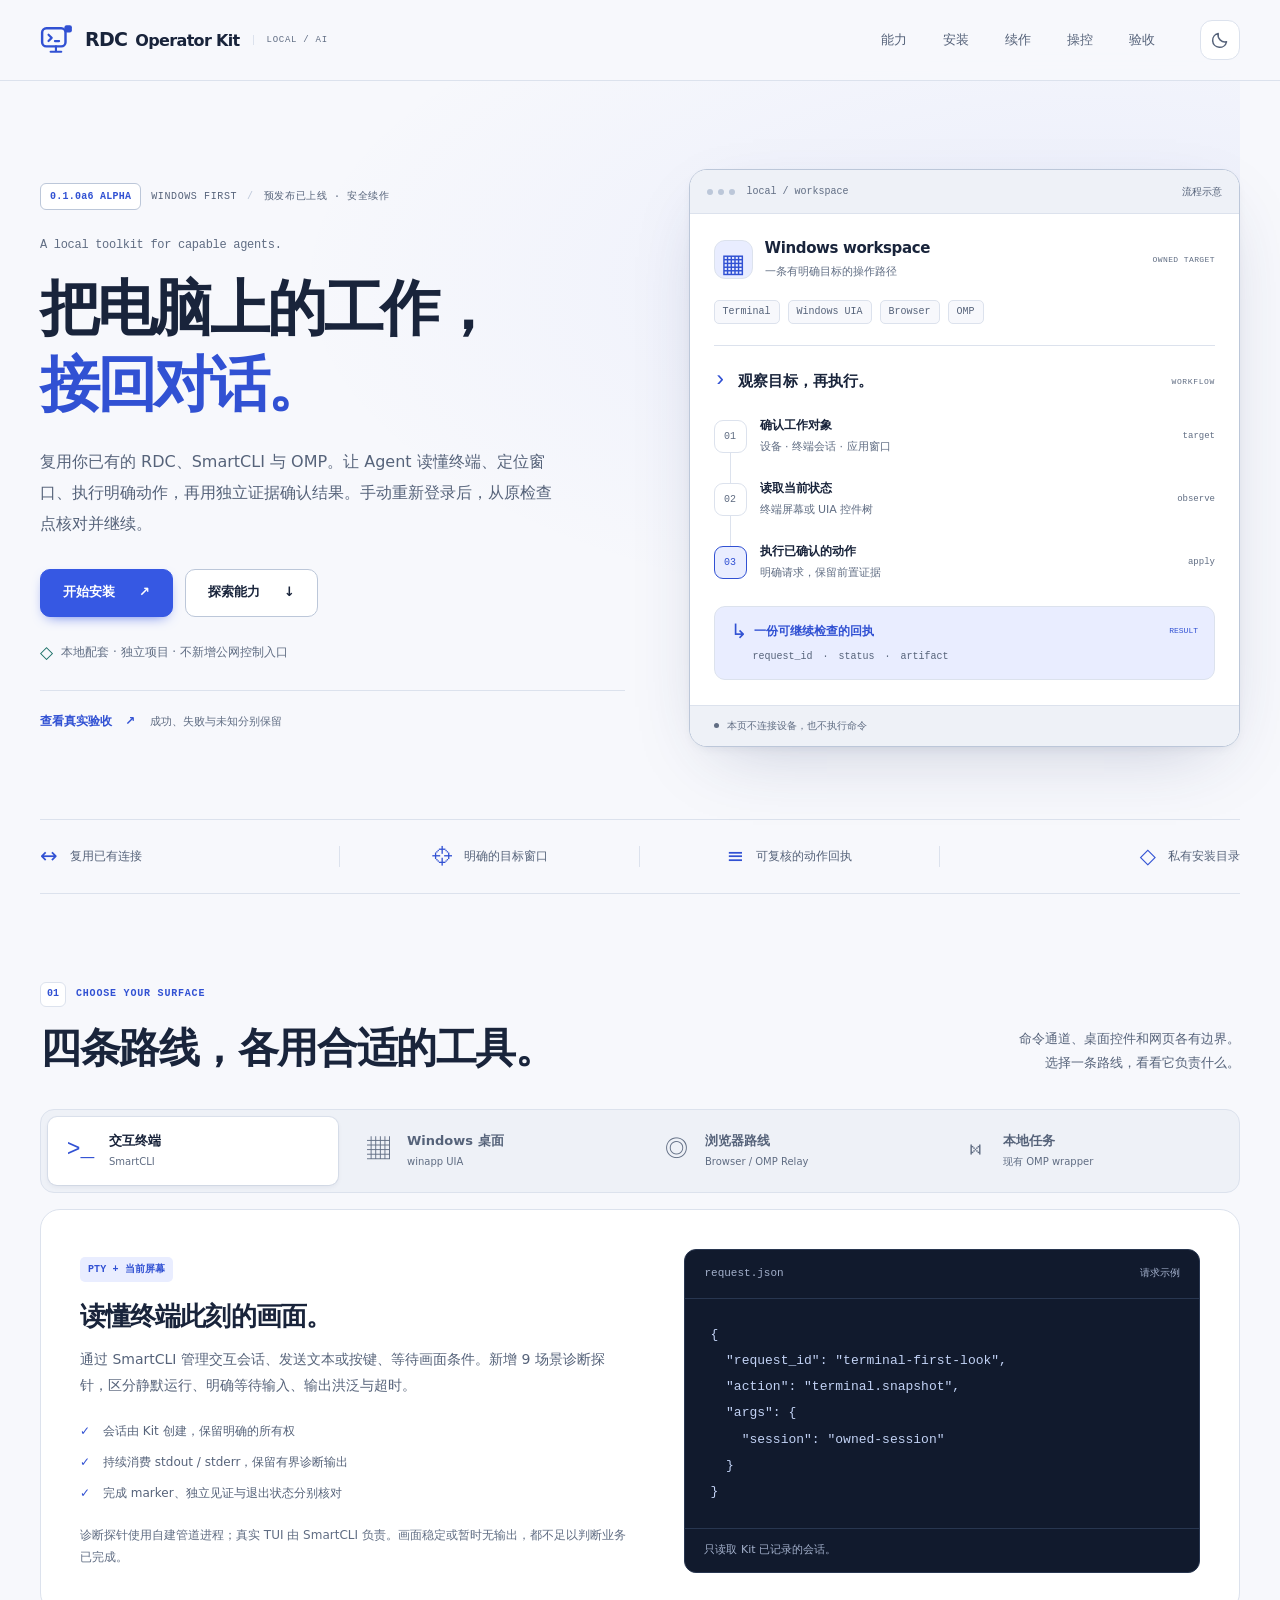
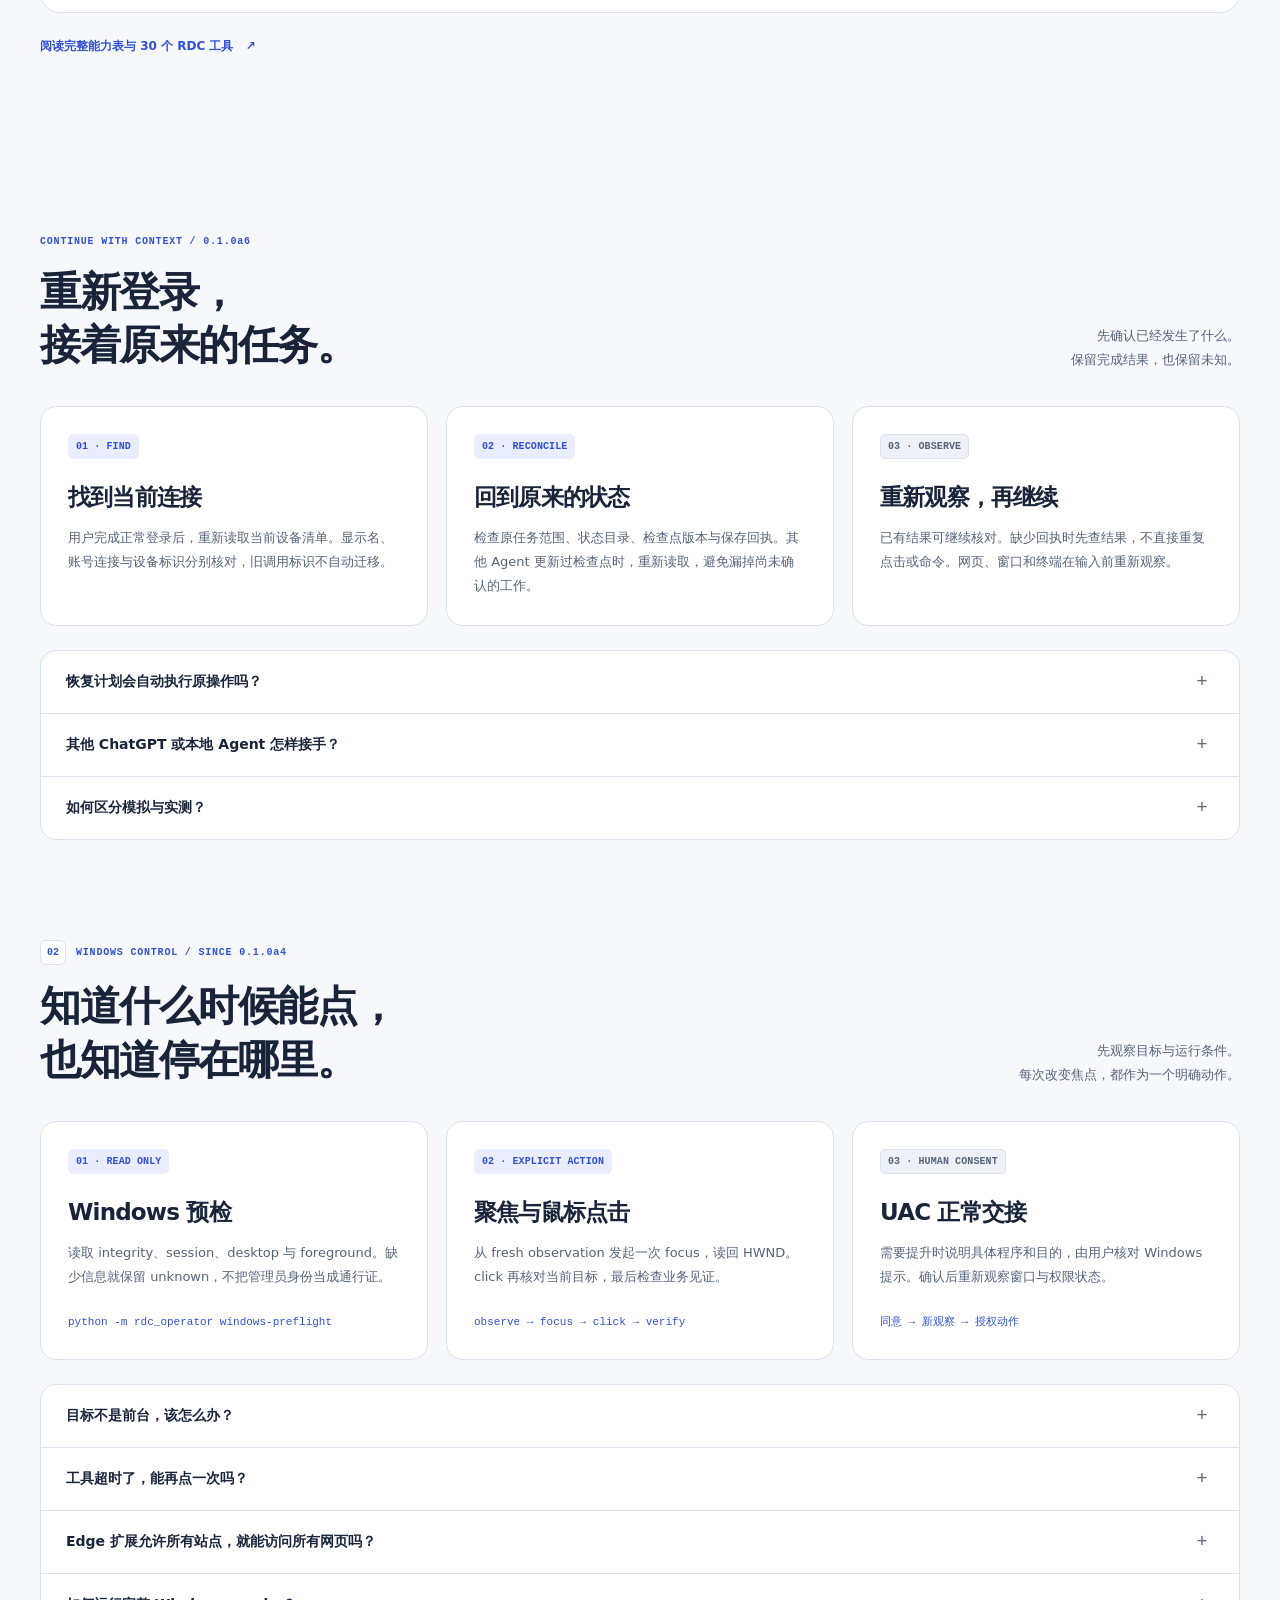
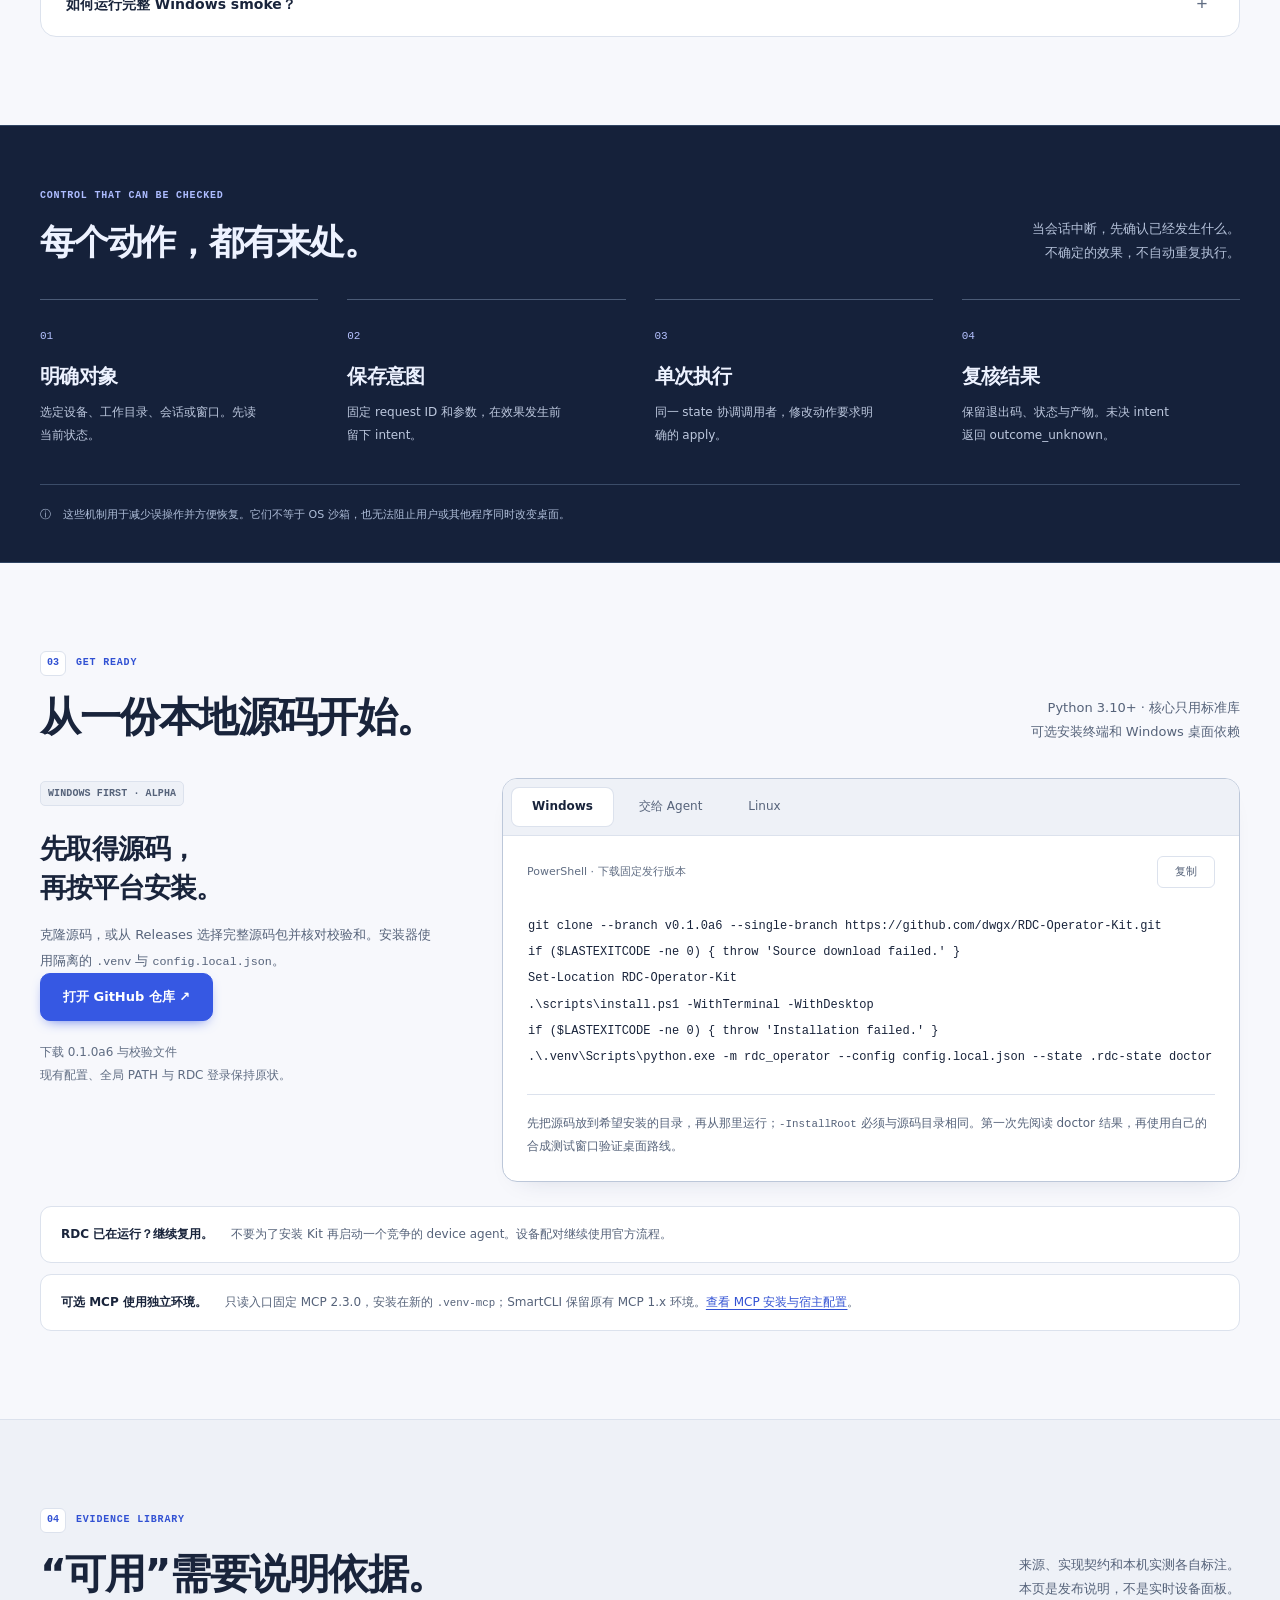
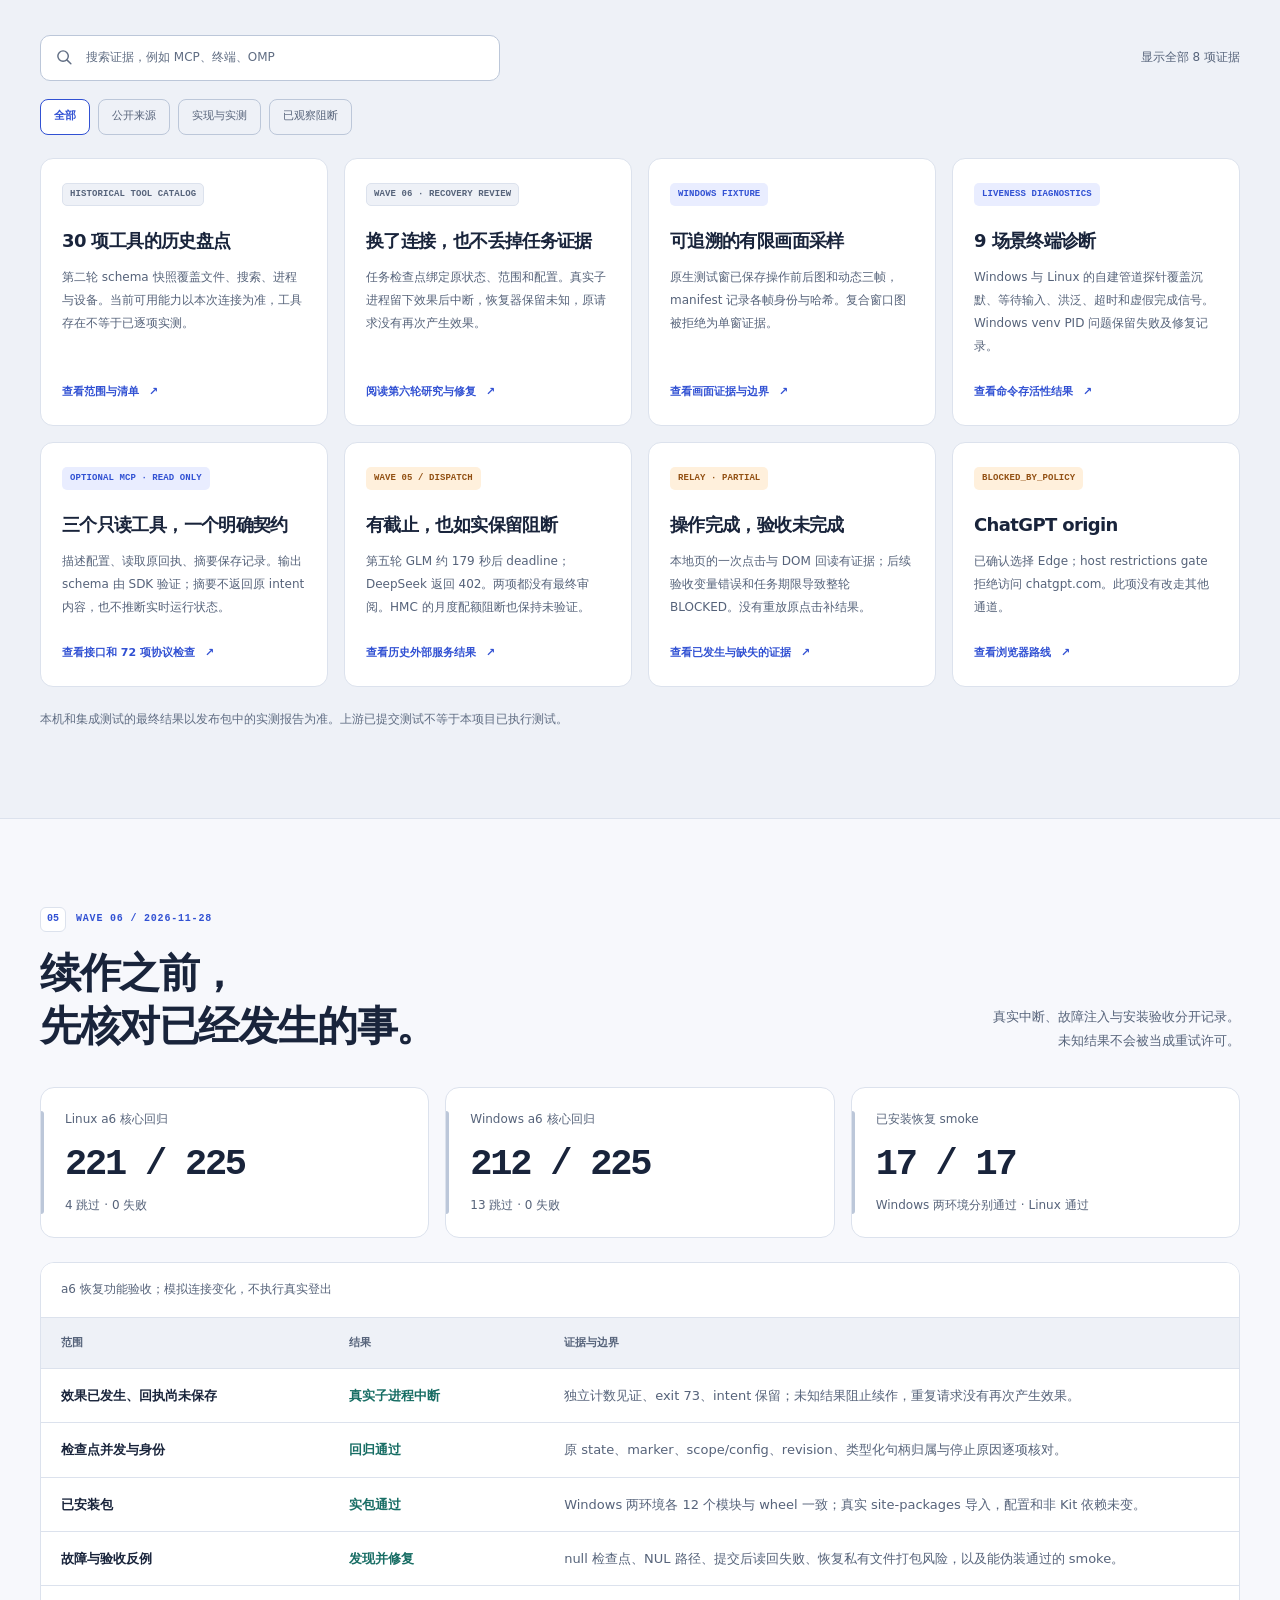
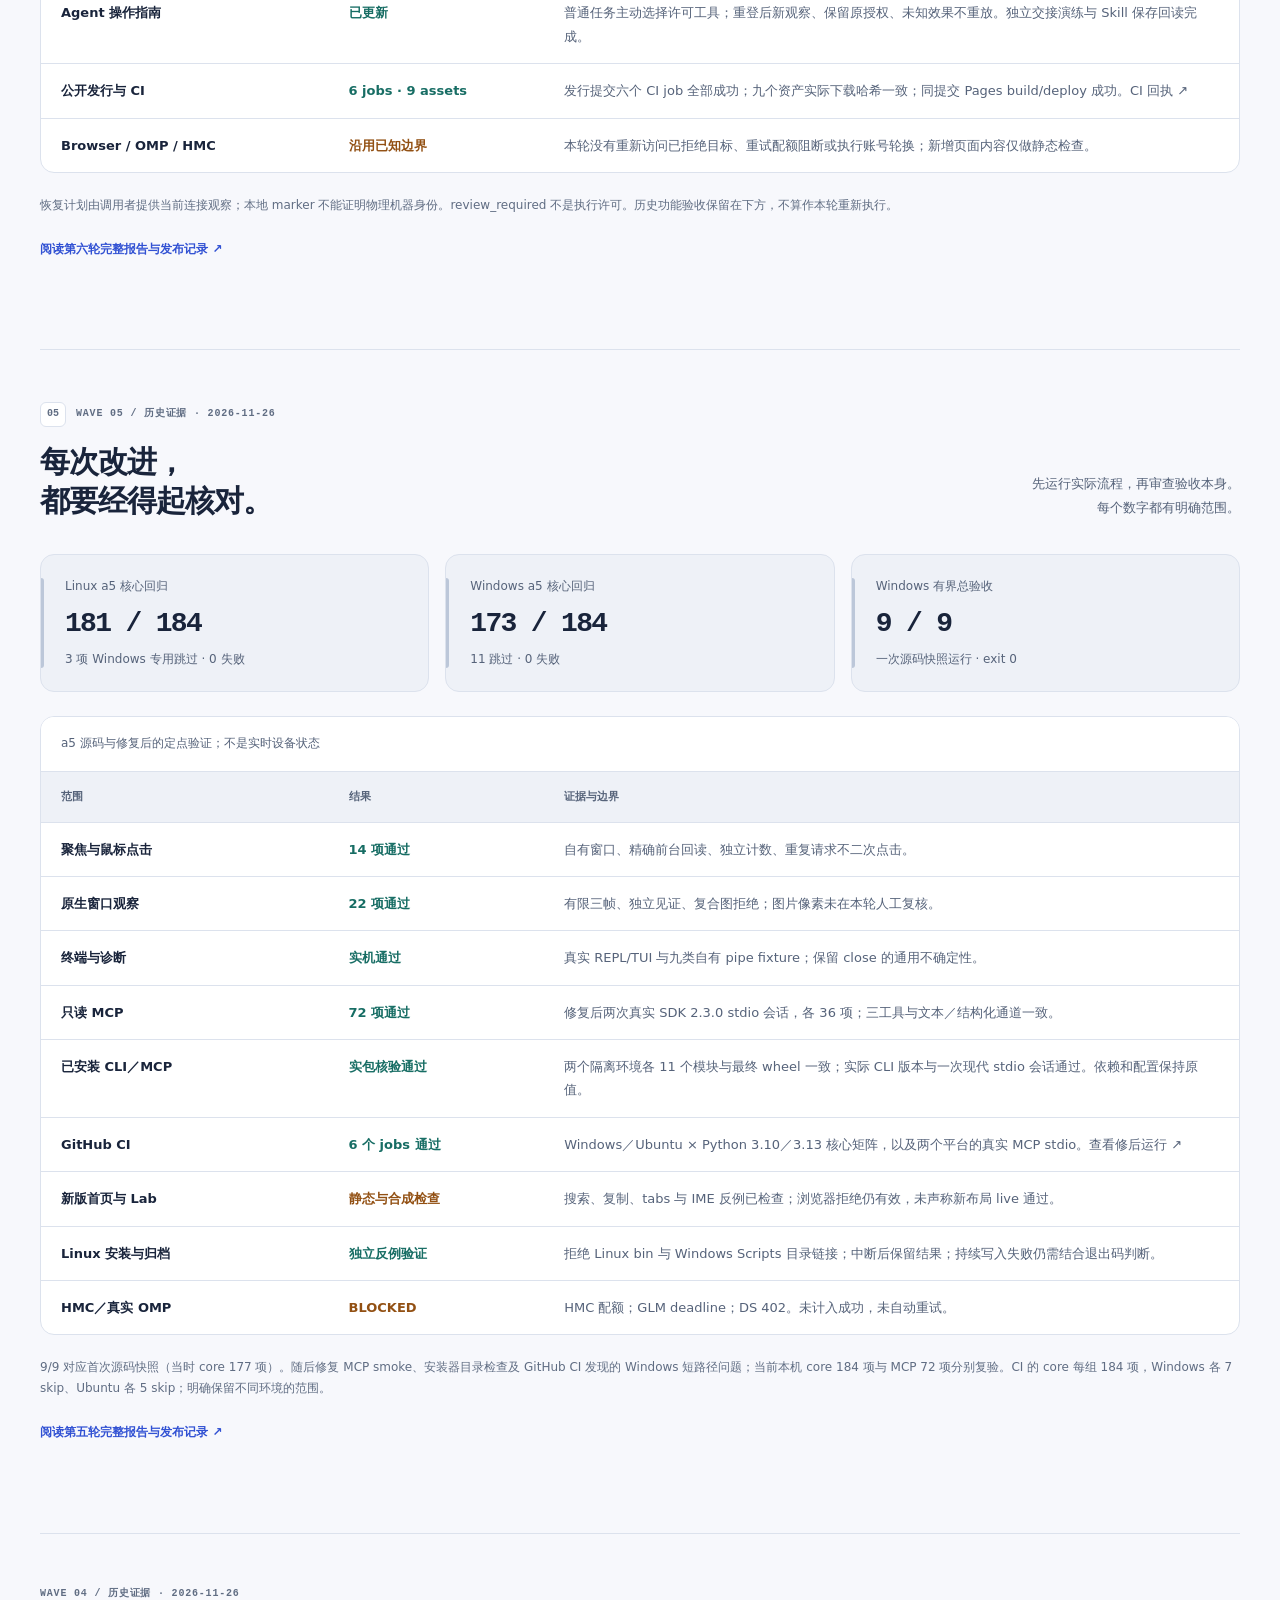
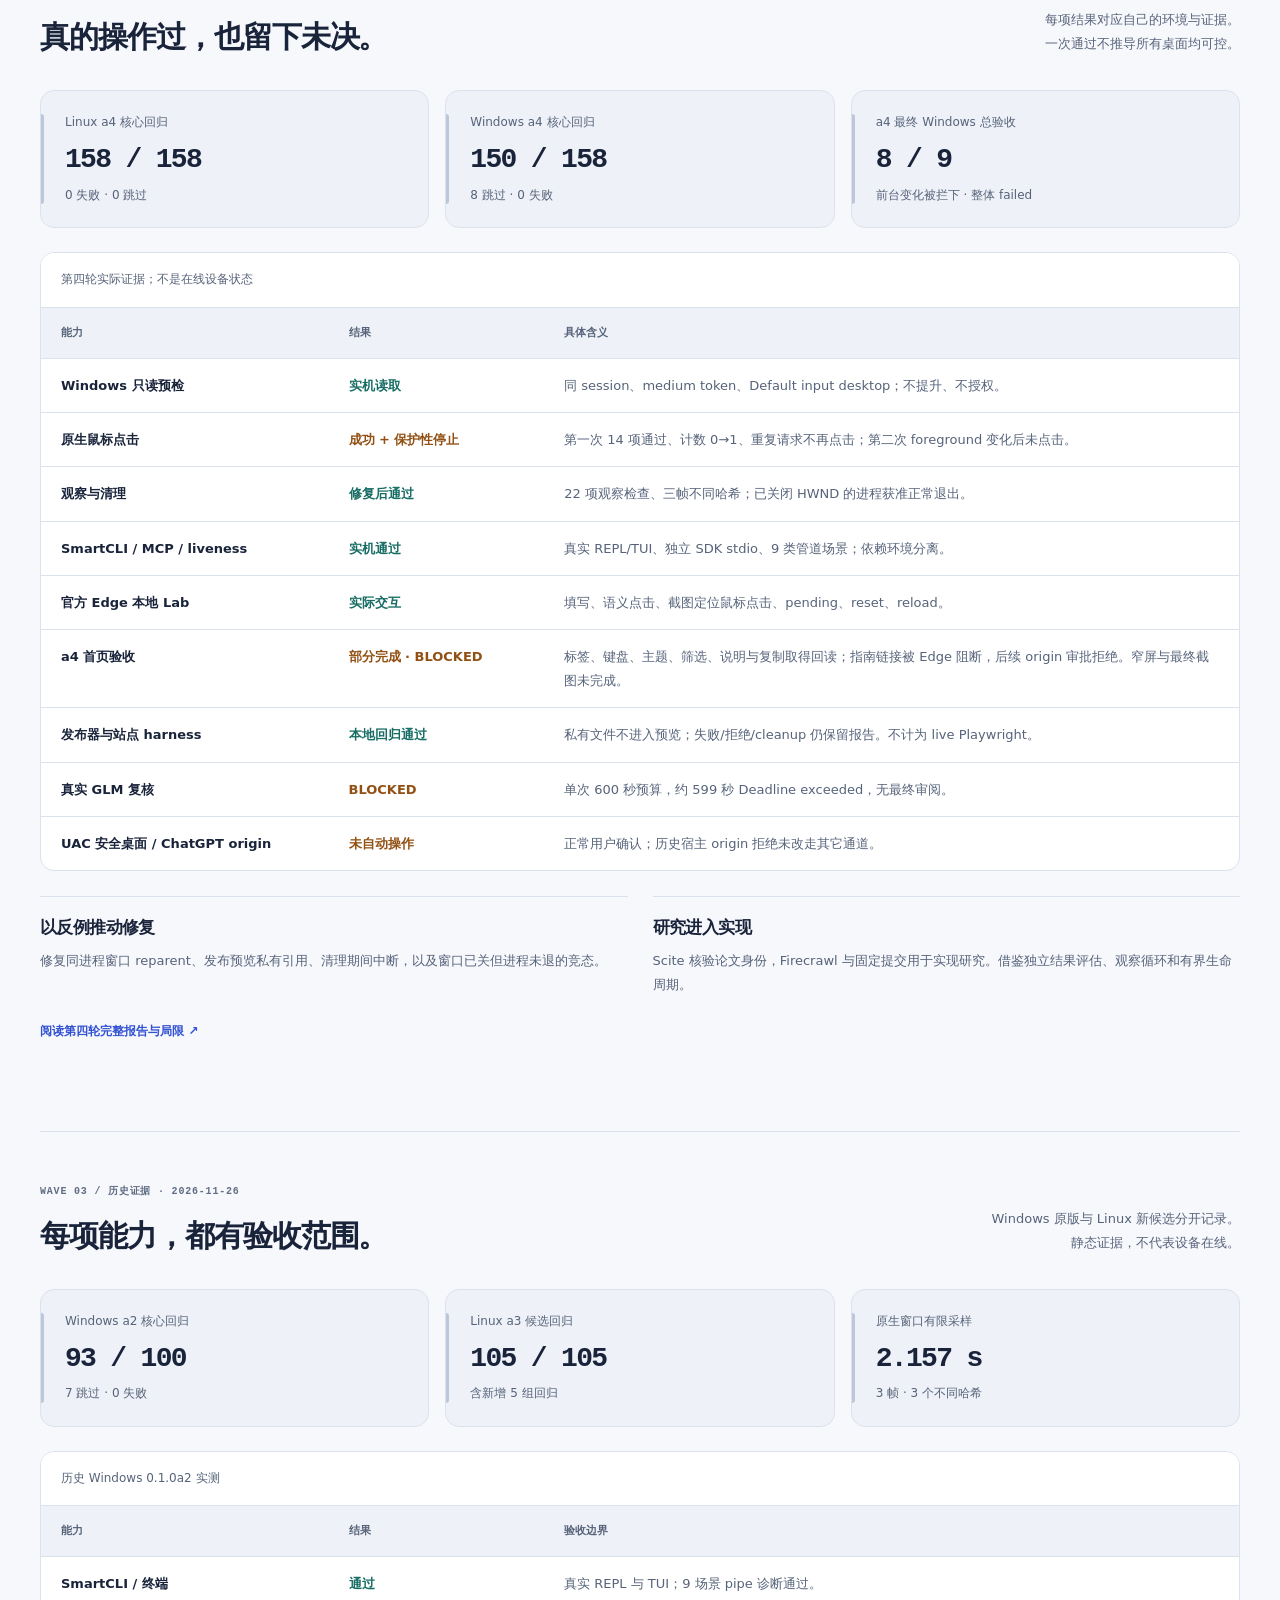
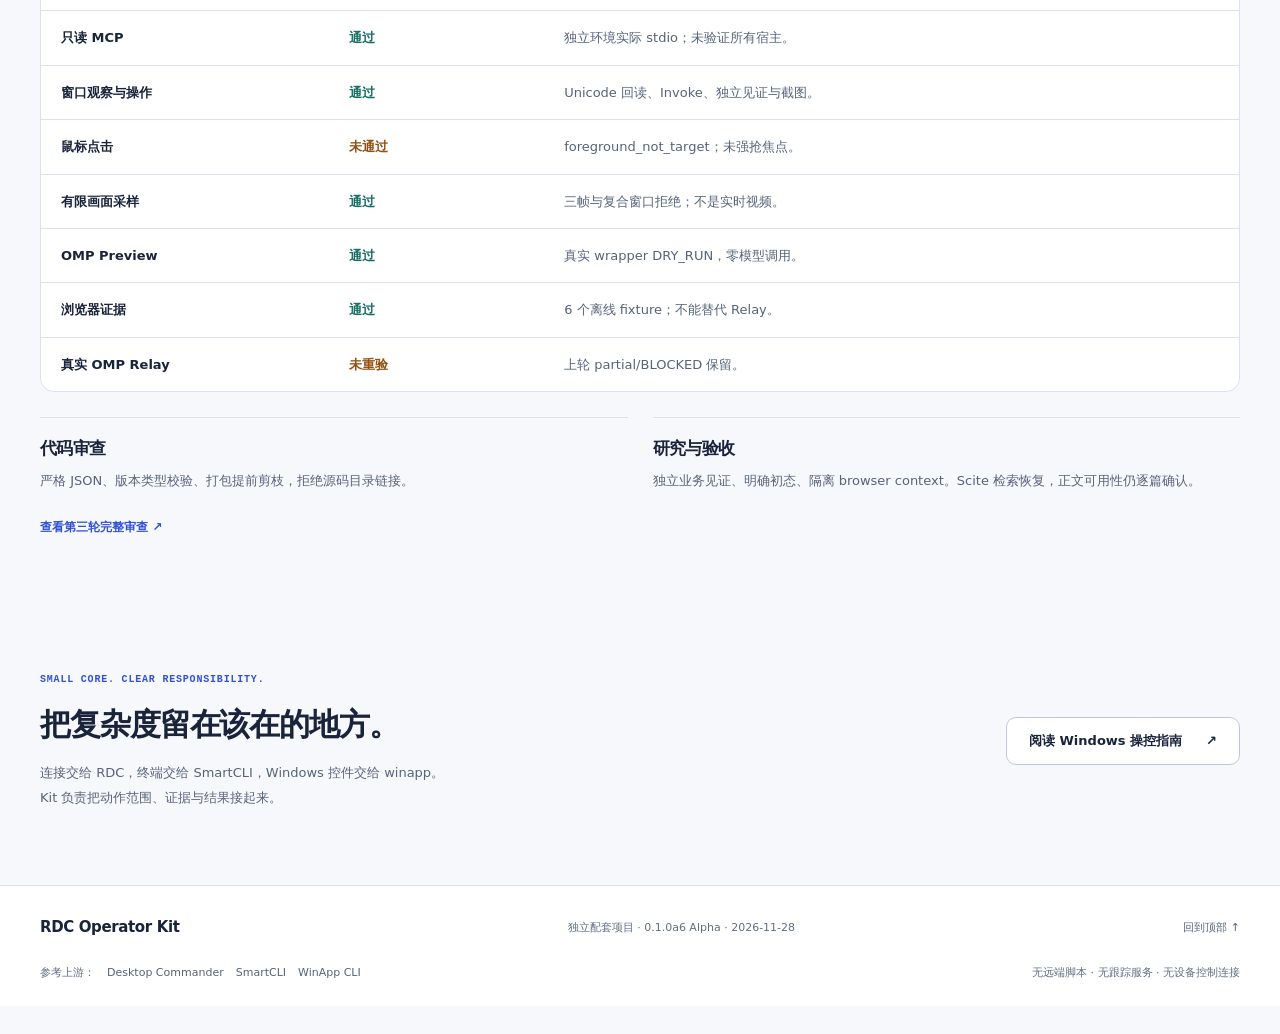
<file: site/index.html>
<!doctype html>
<html lang="zh-CN" class="no-js">
<head>
  <meta charset="utf-8">
  <meta name="viewport" content="width=device-width, initial-scale=1">
  <meta name="description" content="RDC Operator Kit：连接已授权的本地终端、Windows UIA 与 Agent 工作流。查看安装方式、工具边界和逐轮验收，保留失败与未知。">
  <meta name="color-scheme" content="light dark">
  <meta name="theme-color" content="#f7f8fc">
  <title>RDC Operator Kit 0.1.0a6 · 把电脑上的工作，接回对话</title>
  <link rel="icon" href="./icon.svg" type="image/svg+xml">
  <link rel="stylesheet" href="./styles.css">
  <script src="./app.js" defer></script>
</head>
<body>
  <a class="skip-link" href="#main">跳到正文</a>
  <header class="site-header">
    <div class="container header-inner">
      <a class="wordmark" href="#" aria-label="RDC Operator Kit 首页">
        <svg viewBox="0 0 32 32" aria-hidden="true"><rect x="2" y="5" width="22" height="17" rx="4" fill="none" stroke="currentColor" stroke-width="2.3"/><path d="M10 27h10M15 22v5M8 11l3 3-3 3M14 17h4" fill="none" stroke="currentColor" stroke-width="2" stroke-linecap="round" stroke-linejoin="round"/><rect x="23" y="2" width="7" height="7" rx="2" fill="currentColor"/></svg>
        <span>RDC<span class="wordmark-light">Operator Kit</span></span><span class="wordmark-tag" aria-hidden="true">LOCAL / AI</span>
      </a>
      <nav aria-label="主导航">
        <a href="#capabilities">能力</a>
        <a href="#install">安装</a>
        <a href="#reconnect">续作</a><a href="#windows-control">操控</a><a href="#validation">验收</a>
      </nav>
      <button class="theme-toggle enhancement-only" id="theme-toggle" type="button" aria-label="切换深色主题" title="切换深色主题">
        <svg class="moon" viewBox="0 0 20 20" aria-hidden="true"><path d="M16.5 11.8A7 7 0 0 1 8.2 3.5a7 7 0 1 0 8.3 8.3Z" fill="none" stroke="currentColor" stroke-width="1.5" stroke-linejoin="round"/></svg>
        <svg class="sun" viewBox="0 0 20 20" aria-hidden="true"><circle cx="10" cy="10" r="3" fill="none" stroke="currentColor" stroke-width="1.5"/><path d="M10 1v2M10 17v2M1 10h2M17 10h2M3.6 3.6 5 5M15 15l1.4 1.4M3.6 16.4 5 15M15 5l1.4-1.4" stroke="currentColor" stroke-width="1.5" stroke-linecap="round"/></svg>
      </button>
    </div>
  </header>

  <main id="main">
    <section class="hero container" aria-labelledby="hero-title">
      <div class="hero-copy">
        <div class="eyebrow"><span class="release-pill">0.1.0a6 ALPHA</span><span>WINDOWS FIRST</span><span class="eyebrow-separator" aria-hidden="true">/</span><span>预发布已上线 · 安全续作</span></div>
        <p class="hero-overline">A local toolkit for capable agents.</p>
        <h1 id="hero-title">把电脑上的工作，<br><span>接回对话。</span></h1>
        <p class="hero-description">复用你已有的 RDC、SmartCLI 与 OMP。让 Agent 读懂终端、定位窗口、执行明确动作，再用独立证据确认结果。手动重新登录后，从原检查点核对并继续。</p>
        <div class="hero-actions">
          <a class="button primary" href="#install">开始安装 <span aria-hidden="true">↗</span></a>
          <a class="button secondary" href="#capabilities">探索能力 <span aria-hidden="true">↓</span></a>
        </div>
        <p class="hero-footnote"><span aria-hidden="true">◇</span> 本地配套 · 独立项目 · 不新增公网控制入口</p>
        <div class="hero-links"><a href="#validation">查看真实验收 <span aria-hidden="true">↗</span></a><span>成功、失败与未知分别保留</span></div>
      </div>

      <div class="operator-preview" aria-label="操作流程示意，非实时控制台">
        <div class="preview-top">
          <span class="preview-window-dots" aria-hidden="true"><i></i><i></i><i></i></span>
          <span class="preview-path">local / workspace</span>
          <span class="preview-label">流程示意</span>
        </div>
        <div class="workspace-bar"><span class="workspace-symbol" aria-hidden="true">▦</span><div><strong>Windows workspace</strong><small>一条有明确目标的操作路径</small></div><span class="workspace-tag">OWNED TARGET</span></div>
        <div class="workspace-tools" aria-label="配套工具示意"><span>Terminal</span><span>Windows UIA</span><span>Browser</span><span>OMP</span></div>
        <div class="preview-body">
          <div class="preview-command"><span class="command-chevron" aria-hidden="true">›</span><span>观察目标，再执行。</span><span class="preview-command-label">WORKFLOW</span></div>
          <div class="preview-rail">
            <div class="rail-row"><span class="rail-symbol" aria-hidden="true">01</span><div><strong>确认工作对象</strong><small>设备 · 终端会话 · 应用窗口</small></div><span class="rail-end">target</span></div>
            <div class="rail-row"><span class="rail-symbol" aria-hidden="true">02</span><div><strong>读取当前状态</strong><small>终端屏幕或 UIA 控件树</small></div><span class="rail-end">observe</span></div>
            <div class="rail-row"><span class="rail-symbol selected" aria-hidden="true">03</span><div><strong>执行已确认的动作</strong><small>明确请求，保留前置证据</small></div><span class="rail-end">apply</span></div>
          </div>
          <div class="receipt-preview"><div><span class="receipt-icon" aria-hidden="true">↳</span><strong>一份可继续检查的回执</strong><span class="receipt-label">RESULT</span></div><code>request_id <span>·</span> status <span>·</span> artifact</code></div>
        </div>
        <div class="preview-bottom"><span class="quiet-dot" aria-hidden="true"></span> 本页不连接设备，也不执行命令</div>
      </div>
    </section>

    <div class="principles container" aria-label="项目原则">
      <div><span aria-hidden="true">↔</span>复用已有连接</div>
      <div><span aria-hidden="true">⌖</span>明确的目标窗口</div>
      <div><span aria-hidden="true">≡</span>可复核的动作回执</div>
      <div><span aria-hidden="true">◇</span>私有安装目录</div>
    </div>

    <section class="section container" id="capabilities">
      <div class="section-heading"><div><p class="section-kicker"><span>01</span> CHOOSE YOUR SURFACE</p><h2>四条路线，<br class="mobile-break">各用合适的工具。</h2></div><p>命令通道、桌面控件和网页各有边界。<br>选择一条路线，看看它负责什么。</p></div>
      <div class="capability-tabs tabs" role="tablist" aria-label="能力路线">
        <button id="tab-terminal" role="tab" aria-selected="true" aria-controls="panel-terminal" data-tab="terminal" tabindex="0"><span class="tab-icon" aria-hidden="true">&gt;_</span><span>交互终端<small>SmartCLI</small></span></button>
        <button id="tab-desktop" role="tab" aria-selected="false" aria-controls="panel-desktop" data-tab="desktop" tabindex="-1"><span class="tab-icon" aria-hidden="true">▦</span><span>Windows 桌面<small>winapp UIA</small></span></button>
        <button id="tab-browser" role="tab" aria-selected="false" aria-controls="panel-browser" data-tab="browser" tabindex="-1"><span class="tab-icon" aria-hidden="true">◎</span><span>浏览器路线<small>Browser / OMP Relay</small></span></button>
        <button id="tab-omp" role="tab" aria-selected="false" aria-controls="panel-omp" data-tab="omp" tabindex="-1"><span class="tab-icon" aria-hidden="true">⋈</span><span>本地任务<small>现有 OMP wrapper</small></span></button>
      </div>

      <div class="capability-panel" id="panel-terminal" role="tabpanel" aria-labelledby="tab-terminal" tabindex="0">
        <div class="capability-copy"><span class="badge blue">PTY + 当前屏幕</span><h3>读懂终端此刻的画面。</h3><p>通过 SmartCLI 管理交互会话、发送文本或按键、等待画面条件。新增 9 场景诊断探针，区分静默运行、明确等待输入、输出洪泛与超时。</p><ul class="check-list"><li>会话由 Kit 创建，保留明确的所有权</li><li>持续消费 stdout / stderr，保留有界诊断输出</li><li>完成 marker、独立见证与退出状态分别核对</li></ul><p class="scope-note">诊断探针使用自建管道进程；真实 TUI 由 SmartCLI 负责。画面稳定或暂时无输出，都不足以判断业务已完成。</p></div>
        <div class="code-card"><div class="code-top"><span>request.json</span><span>请求示例</span></div><pre><code>{
  "request_id": "terminal-first-look",
  "action": "terminal.snapshot",
  "args": {
    "session": "owned-session"
  }
}</code></pre><div class="code-bottom">只读取 Kit 已记录的会话。</div></div>
      </div>

      <div class="capability-panel" id="panel-desktop" role="tabpanel" aria-labelledby="tab-desktop" tabindex="0" hidden>
        <div class="capability-copy"><span class="badge blue">WINDOWS / OBSERVE → FOCUS → CLICK</span><h3>先确认条件，再操作目标。</h3><p>新预检读取权限、会话、桌面与前台。显式聚焦绑定当前窗口身份，独立核对前台后，再用新观察定位控件。</p><ul class="check-list"><li>focus 与 click 分别留回执，失败不自动重放</li><li>保留前台与进程身份保护，核对独立业务结果</li><li>有限截图采样继续保留 frame ID 与文件哈希</li></ul><p class="scope-note">预检不申请权限、不点击 UAC；普通窗口与 UAC 安全桌面分别处理。采样最多 12 帧，渲染时间未知，不宣称实时视频。</p></div>
        <div class="code-card"><div class="code-top"><span>request.json</span><span>请求示例</span></div><pre><code>{
  "request_id": "window-first-look",
  "action": "desktop.observe",
  "args": {
    "window": 123456
  }
}</code></pre><div class="code-bottom">123456 为示例，请替换成当前目标 HWND。</div></div>
      </div>

      <div class="capability-panel" id="panel-browser" role="tabpanel" aria-labelledby="tab-browser" tabindex="0" hidden>
        <div class="capability-copy"><span class="badge blue">EDGE / LIVE FIXTURE</span><h3>真实点击，也读到真实结果。</h3><p>官方 Edge 在拥有的本地 Lab 完成了填写、按名称点击与截图定位鼠标点击。页面自己的业务见证分别确认计数与 token。</p><ul class="check-list"><li>语义点击：0 → 1；鼠标点击：2 → 3</li><li>延迟动作观察到 pending → completed</li><li>ACK 无效果、重置与重新加载分别验证</li></ul><p class="scope-note">这些是 a4 localhost 历史结果；新版 Lab 布局仅静态检查，不代表所有网站均获准。OMP Relay 的第二轮 partial/BLOCKED 历史保留；不用于绕过已拒绝目标。</p></div>
        <div class="code-card"><div class="code-top"><span>Edge · owned Lab</span><span>2026-11-26 实测</span></div><pre><code>Semantic click   counter 0 → 1
Delayed action   pending → 2
Mouse click      counter 2 → 3
Echo ACK         counter unchanged
Reset            new epoch
Reload           new document

Fresh DOM + independent token</code></pre><div class="code-bottom">初次采集器字段名错误已按原回读修正，未重放点击。</div></div>
      </div>

      <div class="capability-panel" id="panel-omp" role="tabpanel" aria-labelledby="tab-omp" tabindex="0" hidden>
        <div class="capability-copy"><span class="badge blue">复用现有 dispatcher</span><h3>派得出去，也核对得清楚。</h3><p>沿用本机已安装的 <code>origin-dispatch</code> wrapper。目标、读写范围和完成条件先写进 brief，结束后核对回执与实际产物。</p><ul class="check-list"><li>第五轮 GLM max：约 179 秒后 BLOCKED，无 final</li><li>第五轮 DeepSeek：provider 402，无 final；历史单独保留</li><li>模型建议逐项审查，DONE 不替代产物验收</li></ul><p class="scope-note">现有 wrapper 继续负责模型派发；Kit 的 <code>omp.preview</code> 只做 dry-run。第五轮两项分别执行一次有界真实调用，没有因失败自动换模型或重试。</p></div>
        <div class="code-card"><div class="code-top"><span>existing workflow</span><span>流程示意</span></div><pre><code>冻结 brief
  ↓
origin-dispatch
  ↓
receipt.json
  ↓
检查实际产物
  ↓
按 DONE WHEN 验收</code></pre><div class="code-bottom">worker 完成与产物验收分开记录。</div></div>
      </div>
      <a class="text-link" href="./docs/CAPABILITIES.zh-CN.md">阅读完整能力表与 30 个 RDC 工具 <span aria-hidden="true">↗</span></a>
    </section>

    <section class="section container" id="reconnect" aria-labelledby="reconnect-title">
      <div class="section-heading"><div><p class="section-kicker">CONTINUE WITH CONTEXT / 0.1.0a6</p><h2 id="reconnect-title">重新登录，<br>接着原来的任务。</h2></div><p>先确认已经发生了什么。<br>保留完成结果，也保留未知。</p></div>
      <div class="control-guide-grid">
        <article class="control-guide-card"><span class="badge blue">01 · FIND</span><h3>找到当前连接</h3><p>用户完成正常登录后，重新读取当前设备清单。显示名、账号连接与设备标识分别核对，旧调用标识不自动迁移。</p></article>
        <article class="control-guide-card"><span class="badge blue">02 · RECONCILE</span><h3>回到原来的状态</h3><p>检查原任务范围、状态目录、检查点版本与保存回执。其他 Agent 更新过检查点时，重新读取，避免漏掉尚未确认的工作。</p></article>
        <article class="control-guide-card"><span class="badge neutral">03 · OBSERVE</span><h3>重新观察，再继续</h3><p>已有结果可继续核对。缺少回执时先查结果，不直接重复点击或命令。网页、窗口和终端在输入前重新观察。</p></article>
      </div>
      <div class="recovery-guide">
        <details><summary>恢复计划会自动执行原操作吗？</summary><p>不会。<code>resume</code> 只读检查点并生成复核计划；它不会重新登录、自动重放、证明物理设备身份或授予操作权限。旧的配额、策略拒绝与取消状态会保留。</p></details>
        <details><summary>其他 ChatGPT 或本地 Agent 怎样接手？</summary><p>交接原任务文档、状态目录、检查点 ID/版本、已完成证据和未决结果。读取 Skill 后选择当前可用路线；日志里的内容按数据处理。</p><a class="text-link" href="./docs/AGENT-GUIDE.zh-CN.md">查看 Agent 指南 ↗</a></details>
        <details><summary>如何区分模拟与实测？</summary><p>隔离夹具会让一个真实子进程在写下效果之后、生成回执之前退出。它验证中断恢复语义，不会登出正在使用的 RDC，也不算真实账户切换或浏览器验收。</p><a class="text-link" href="./docs/RESUME-SPEC.zh-CN.md">查看恢复契约 ↗</a></details>
      </div>
    </section>

    <section class="section container" id="windows-control" aria-labelledby="windows-control-title">
      <div class="section-heading"><div><p class="section-kicker"><span>02</span> WINDOWS CONTROL / SINCE 0.1.0a4</p><h2 id="windows-control-title">知道什么时候能点，<br>也知道停在哪里。</h2></div><p>先观察目标与运行条件。<br>每次改变焦点，都作为一个明确动作。</p></div>
      <div class="control-guide-grid">
        <article class="control-guide-card"><span class="badge blue">01 · READ ONLY</span><h3>Windows 预检</h3><p>读取 integrity、session、desktop 与 foreground。缺少信息就保留 unknown，不把管理员身份当成通行证。</p><code>python -m rdc_operator windows-preflight</code></article>
        <article class="control-guide-card"><span class="badge blue">02 · EXPLICIT ACTION</span><h3>聚焦与鼠标点击</h3><p>从 fresh observation 发起一次 focus，读回 HWND。click 再核对当前目标，最后检查业务见证。</p><code>observe → focus → click → verify</code></article>
        <article class="control-guide-card"><span class="badge neutral">03 · HUMAN CONSENT</span><h3>UAC 正常交接</h3><p>需要提升时说明具体程序和目的，由用户核对 Windows 提示。确认后重新观察窗口与权限状态。</p><code>同意 → 新观察 → 授权动作</code></article>
      </div>
      <div class="recovery-guide" aria-label="操作恢复指南">
        <details><summary>目标不是前台，该怎么办？</summary><p>先核对 HWND、进程和窗口是否仍属于任务，再发起明确的 <code>desktop.focus</code>。若 Windows 拒绝或有阻挡对话框，停止输入并检查当前界面；不要删除前台保护。</p></details>
        <details><summary>工具超时了，能再点一次吗？</summary><p>先读原 request 的 receipt 和页面或应用的结果。动作可能已经发生。没有最终回执时保留 outcome_unknown，不能靠换 request ID 伪装重试。</p></details>
        <details><summary>Edge 扩展允许所有站点，就能访问所有网页吗？</summary><p>扩展权限与当前宿主工具策略分别生效。先核实实际连接和目标访问。对于已明确拒绝的目标，不改用 Relay、桌面输入或 CDP；其它获准页面继续正常操作。</p></details>
        <details><summary>如何运行完整 Windows smoke？</summary><p>使用新的输出目录，指定真实 Python 与 PowerShell 可执行文件。runner 串行验证核心、终端、MCP、桌面与证据，不启动模型。逐项报告通过、失败、跳过、截止与清理。</p><a class="text-link" href="./docs/WINDOWS-CONTROL.zh-CN.md">查看命令、接口与故障处理 ↗</a></details>
      </div>
    </section>

    <section class="control-section">
      <div class="container">
        <div class="section-heading"><div><p class="section-kicker">CONTROL THAT CAN BE CHECKED</p><h2>每个动作，都有来处。</h2></div><p>当会话中断，先确认已经发生什么。<br>不确定的效果，不自动重复执行。</p></div>
        <div class="control-grid">
          <article><span class="step-number">01</span><h3>明确对象</h3><p>选定设备、工作目录、会话或窗口。先读当前状态。</p></article>
          <article><span class="step-number">02</span><h3>保存意图</h3><p>固定 request ID 和参数，在效果发生前留下 intent。</p></article>
          <article><span class="step-number">03</span><h3>单次执行</h3><p>同一 state 协调调用者，修改动作要求明确的 apply。</p></article>
          <article><span class="step-number">04</span><h3>复核结果</h3><p>保留退出码、状态与产物。未决 intent 返回 outcome_unknown。</p></article>
        </div>
        <div class="control-footnote"><span aria-hidden="true">ⓘ</span><p>这些机制用于减少误操作并方便恢复。它们不等于 OS 沙箱，也无法阻止用户或其他程序同时改变桌面。</p></div>
      </div>
    </section>

    <section class="section container" id="install">
      <div class="section-heading"><div><p class="section-kicker"><span>03</span> GET READY</p><h2>从一份本地源码开始。</h2></div><p>Python 3.10+ · 核心只用标准库<br>可选安装终端和 Windows 桌面依赖</p></div>
      <div class="install-layout">
        <div class="install-aside"><span class="badge neutral">WINDOWS FIRST · ALPHA</span><h3>先取得源码，<br>再按平台安装。</h3><p>克隆源码，或从 Releases 选择完整源码包并核对校验和。安装器使用隔离的 <code>.venv</code> 与 <code>config.local.json</code>。</p><a class="button primary" href="https://github.com/dwgx/RDC-Operator-Kit">打开 GitHub 仓库 ↗</a><p class="scope-note"><a href="https://github.com/dwgx/RDC-Operator-Kit/releases/tag/v0.1.0a6">下载 0.1.0a6 与校验文件</a><br>现有配置、全局 PATH 与 RDC 登录保持原状。</p></div>
        <div class="install-main">
          <div class="install-tabs tabs" role="tablist" aria-label="安装方式">
            <button id="tab-windows" role="tab" aria-selected="true" aria-controls="panel-windows" data-tab="windows" tabindex="0">Windows</button>
            <button id="tab-agent" role="tab" aria-selected="false" aria-controls="panel-agent" data-tab="agent" tabindex="-1">交给 Agent</button>
            <button id="tab-linux" role="tab" aria-selected="false" aria-controls="panel-linux" data-tab="linux" tabindex="-1">Linux</button>
          </div>
          <div class="install-panel" id="panel-windows" role="tabpanel" aria-labelledby="tab-windows" tabindex="0">
            <div class="install-code-top"><span>PowerShell · 下载固定发行版本</span><button class="copy-button" type="button" data-copy="code-windows">复制</button></div>
            <pre><code id="code-windows">git clone --branch v0.1.0a6 --single-branch https://github.com/dwgx/RDC-Operator-Kit.git
if ($LASTEXITCODE -ne 0) { throw 'Source download failed.' }
Set-Location RDC-Operator-Kit
.\scripts\install.ps1 -WithTerminal -WithDesktop
if ($LASTEXITCODE -ne 0) { throw 'Installation failed.' }
.\.venv\Scripts\python.exe -m rdc_operator --config config.local.json --state .rdc-state doctor</code></pre>
            <p>先把源码放到希望安装的目录，再从那里运行；<code>-InstallRoot</code> 必须与源码目录相同。第一次先阅读 doctor 结果，再使用自己的合成测试窗口验证桌面路线。</p>
          </div>
          <div class="install-panel" id="panel-agent" role="tabpanel" aria-labelledby="tab-agent" tabindex="0" hidden>
            <div class="install-code-top"><span>可复制的接手说明</span><button class="copy-button" type="button" data-copy="code-agent">复制</button></div>
            <pre><code id="code-agent">读取 https://github.com/dwgx/RDC-Operator-Kit 的 README 和 Skill。
检出 v0.1.0a6；先核对该 Release 的发布记录与校验文件。
确认本机平台、依赖、目标目录与现有 RDC 路线。
按安装文档准备隔离环境，然后运行 doctor。
运行 windows-preflight，再用有界 Windows smoke 验证。
聚焦、点击与业务结果分别核对；UAC 使用正常用户确认。
已有 OMP 派发复用 origin-dispatch，不新建队列。
不要把网页策略拒绝改走桌面或 CDP。
交付实际结果、失败原因和产物路径。</code></pre>
            <p>请求文件只描述任务。外发、公开发布、凭据权限和其他重要动作仍按当前会话授权处理。</p>
          </div>
          <div class="install-panel" id="panel-linux" role="tabpanel" aria-labelledby="tab-linux" tabindex="0" hidden>
            <div class="install-code-top"><span>Shell · 核心与终端路线</span><button class="copy-button" type="button" data-copy="code-linux">复制</button></div>
            <pre><code id="code-linux">git clone --branch v0.1.0a6 --single-branch https://github.com/dwgx/RDC-Operator-Kit.git &amp;&amp;
cd RDC-Operator-Kit &amp;&amp;
bash scripts/install.sh --with-terminal &amp;&amp;
.venv/bin/python -m rdc_operator --config config.local.json --state .rdc-state doctor</code></pre>
            <p>Linux 提供核心与可选终端安装路线。Windows 的 winapp 桌面适配器不在 Linux 支持范围；平台可安装与任务已验收分开记录。</p>
          </div>
        </div>
      </div>
      <div class="install-note"><strong>RDC 已在运行？继续复用。</strong><span>不要为了安装 Kit 再启动一个竞争的 device agent。设备配对继续使用官方流程。</span></div>
      <div class="install-note"><strong>可选 MCP 使用独立环境。</strong><span>只读入口固定 MCP 2.3.0，安装在新的 <code>.venv-mcp</code>；SmartCLI 保留原有 MCP 1.x 环境。<a href="./docs/MCP.zh-CN.md">查看 MCP 安装与宿主配置</a>。</span></div>
    </section>

    <section class="section evidence-section" id="evidence">
      <div class="container">
        <div class="section-heading"><div><p class="section-kicker"><span>04</span> EVIDENCE LIBRARY</p><h2>“可用”需要说明依据。</h2></div><p>来源、实现契约和本机实测各自标注。<br>本页是发布说明，不是实时设备面板。</p></div>
        <div class="evidence-toolbar enhancement-only">
          <div class="evidence-search"><svg viewBox="0 0 20 20" aria-hidden="true"><circle cx="8.5" cy="8.5" r="5.5" fill="none" stroke="currentColor" stroke-width="1.5"/><path d="m12.5 12.5 4.2 4.2" stroke="currentColor" stroke-width="1.5" stroke-linecap="round"/></svg><label class="screen-reader-only" for="evidence-search">搜索证据</label><input id="evidence-search" type="search" placeholder="搜索证据，例如 MCP、终端、OMP" autocomplete="off" aria-controls="evidence-grid" aria-describedby="evidence-search-help"><button id="evidence-clear" type="button" aria-label="清除搜索" hidden>清除</button></div>
          <p id="evidence-search-help" class="screen-reader-only">在下方证据卡片中搜索，可与证据类型筛选组合。Escape 清空搜索。</p>
          <p class="evidence-result" id="evidence-result" role="status" aria-live="polite" aria-atomic="true">显示全部 8 项证据</p>
        </div>
        <div class="evidence-filters enhancement-only" role="group" aria-label="按证据类型筛选">
          <button type="button" data-filter="all" aria-pressed="true">全部</button>
          <button type="button" data-filter="source" aria-pressed="false">公开来源</button>
          <button type="button" data-filter="contract" aria-pressed="false">实现与实测</button>
          <button type="button" data-filter="blocked" aria-pressed="false">已观察阻断</button>
        </div>
        <div class="evidence-grid" id="evidence-grid">
          <article class="evidence-card" data-kind="source"><span class="badge neutral">HISTORICAL TOOL CATALOG</span><h3>30 项工具的历史盘点</h3><p>第二轮 schema 快照覆盖文件、搜索、进程与设备。当前可用能力以本次连接为准，工具存在不等于已逐项实测。</p><a href="./docs/CAPABILITIES.zh-CN.md">查看范围与清单 <span aria-hidden="true">↗</span></a></article>
          <article class="evidence-card" data-kind="source"><span class="badge neutral">WAVE 06 · RECOVERY REVIEW</span><h3>换了连接，也不丢掉任务证据</h3><p>任务检查点绑定原状态、范围和配置。真实子进程留下效果后中断，恢复器保留未知，原请求没有再次产生效果。</p><a href="./docs/REVIEW-WAVE6.zh-CN.md">阅读第六轮研究与修复 <span aria-hidden="true">↗</span></a></article>
          <article class="evidence-card" data-kind="contract"><span class="badge blue">WINDOWS FIXTURE</span><h3>可追溯的有限画面采样</h3><p>原生测试窗已保存操作前后图和动态三帧，manifest 记录各帧身份与哈希。复合窗口图被拒绝为单窗证据。</p><a href="./docs/research-wave2/REPORT.zh-CN.md">查看画面证据与边界 <span aria-hidden="true">↗</span></a></article>
          <article class="evidence-card" data-kind="contract"><span class="badge blue">LIVENESS DIAGNOSTICS</span><h3>9 场景终端诊断</h3><p>Windows 与 Linux 的自建管道探针覆盖沉默、等待输入、洪泛、超时和虚假完成信号。Windows venv PID 问题保留失败及修复记录。</p><a href="./docs/research-wave2/REPORT.zh-CN.md">查看命令存活性结果 <span aria-hidden="true">↗</span></a></article>
          <article class="evidence-card" data-kind="contract"><span class="badge blue">OPTIONAL MCP · READ ONLY</span><h3>三个只读工具，一个明确契约</h3><p>描述配置、读取原回执、摘要保存记录。输出 schema 由 SDK 验证；摘要不返回原 intent 内容，也不推断实时运行状态。</p><a href="./docs/MCP.zh-CN.md">查看接口和 72 项协议检查 <span aria-hidden="true">↗</span></a></article>
          <article class="evidence-card" data-kind="blocked"><span class="badge amber">WAVE 05 / DISPATCH</span><h3>有截止，也如实保留阻断</h3><p>第五轮 GLM 约 179 秒后 deadline；DeepSeek 返回 402。两项都没有最终审阅。HMC 的月度配额阻断也保持未验证。</p><a href="./docs/REVIEW-WAVE5.zh-CN.md">查看历史外部服务结果 <span aria-hidden="true">↗</span></a></article>
          <article class="evidence-card" data-kind="blocked"><span class="badge amber">RELAY · PARTIAL</span><h3>操作完成，验收未完成</h3><p>本地页的一次点击与 DOM 回读有证据；后续验收变量错误和任务期限导致整轮 BLOCKED。没有重放原点击补结果。</p><a href="./docs/research-wave2/REPORT.zh-CN.md">查看已发生与缺失的证据 <span aria-hidden="true">↗</span></a></article>
          <article class="evidence-card" data-kind="blocked"><span class="badge amber">BLOCKED_BY_POLICY</span><h3>ChatGPT origin</h3><p>已确认选择 Edge；host restrictions gate 拒绝访问 chatgpt.com。此项没有改走其他通道。</p><button class="text-button" type="button" id="show-browser">查看浏览器路线 <span aria-hidden="true">↗</span></button></article>
        </div>
        <div class="evidence-empty" id="evidence-empty" hidden><span aria-hidden="true">⌕</span><h3>没有匹配的证据</h3><p>试试其他关键词，或查看全部记录。</p><button type="button" id="evidence-reset">重置搜索与筛选</button></div>
        <p class="evidence-footer">本机和集成测试的最终结果以发布包中的实测报告为准。上游已提交测试不等于本项目已执行测试。</p>
      </div>
    </section>

    <section class="section container" id="validation" aria-labelledby="validation-current-title">
      <div class="section-heading"><div><p class="section-kicker"><span>05</span> WAVE 06 / 2026-11-28</p><h2 id="validation-current-title">续作之前，<br>先核对已经发生的事。</h2></div><p>真实中断、故障注入与安装验收分开记录。<br>未知结果不会被当成重试许可。</p></div>
      <div class="qa-overview"><article><small>Linux a6 核心回归</small><strong>221 / 225</strong><span>4 跳过 · 0 失败</span></article><article><small>Windows a6 核心回归</small><strong>212 / 225</strong><span>13 跳过 · 0 失败</span></article><article><small>已安装恢复 smoke</small><strong>17 / 17</strong><span>Windows 两环境分别通过 · Linux 通过</span></article></div>
      <div class="qa-table-wrap" role="region" tabindex="0" aria-label="第六轮验收表，可横向滚动"><table class="qa-table"><caption>a6 恢复功能验收；模拟连接变化，不执行真实登出</caption><thead><tr><th>范围</th><th>结果</th><th>证据与边界</th></tr></thead><tbody>
      <tr><td>效果已发生、回执尚未保存</td><td class="qa-pass">真实子进程中断</td><td>独立计数见证、exit 73、intent 保留；未知结果阻止续作，重复请求没有再次产生效果。</td></tr>
      <tr><td>检查点并发与身份</td><td class="qa-pass">回归通过</td><td>原 state、marker、scope/config、revision、类型化句柄归属与停止原因逐项核对。</td></tr>
      <tr><td>已安装包</td><td class="qa-pass">实包通过</td><td>Windows 两环境各 12 个模块与 wheel 一致；真实 site-packages 导入，配置和非 Kit 依赖未变。</td></tr>
      <tr><td>故障与验收反例</td><td class="qa-pass">发现并修复</td><td>null 检查点、NUL 路径、提交后读回失败、恢复私有文件打包风险，以及能伪装通过的 smoke。</td></tr>
      <tr><td>Agent 操作指南</td><td class="qa-pass">已更新</td><td>普通任务主动选择许可工具；重登后新观察、保留原授权、未知效果不重放。独立交接演练与 Skill 保存回读完成。</td></tr>
      <tr><td>公开发行与 CI</td><td class="qa-pass">6 jobs · 9 assets</td><td>发行提交六个 CI job 全部成功；九个资产实际下载哈希一致；同提交 Pages build/deploy 成功。<a href="https://github.com/dwgx/RDC-Operator-Kit/actions/runs/46128657762">CI 回执 ↗</a></td></tr>
      <tr><td>Browser / OMP / HMC</td><td class="qa-partial">沿用已知边界</td><td>本轮没有重新访问已拒绝目标、重试配额阻断或执行账号轮换；新增页面内容仅做静态检查。</td></tr>
      </tbody></table></div>
      <p class="evidence-footer">恢复计划由调用者提供当前连接观察；本地 marker 不能证明物理机器身份。review_required 不是执行许可。历史功能验收保留在下方，不算作本轮重新执行。</p>
      <a class="text-link" href="./docs/REVIEW-WAVE6.zh-CN.md">阅读第六轮完整报告与发布记录 ↗</a>
    </section>

    <section class="section container history-section" id="validation-wave5" aria-labelledby="validation-wave5-title">
      <div class="section-heading"><div><p class="section-kicker"><span>05</span> WAVE 05 / 历史证据 · 2026-11-26</p><h2 id="validation-wave5-title">每次改进，<br>都要经得起核对。</h2></div><p>先运行实际流程，再审查验收本身。<br>每个数字都有明确范围。</p></div>
      <div class="qa-overview"><article><small>Linux a5 核心回归</small><strong>181 / 184</strong><span>3 项 Windows 专用跳过 · 0 失败</span></article><article><small>Windows a5 核心回归</small><strong>173 / 184</strong><span>11 跳过 · 0 失败</span></article><article><small>Windows 有界总验收</small><strong>9 / 9</strong><span>一次源码快照运行 · exit 0</span></article></div>
      <div class="qa-table-wrap" role="region" tabindex="0" aria-label="第五轮验收表，可横向滚动"><table class="qa-table"><caption>a5 源码与修复后的定点验证；不是实时设备状态</caption><thead><tr><th>范围</th><th>结果</th><th>证据与边界</th></tr></thead><tbody>
      <tr><td>聚焦与鼠标点击</td><td class="qa-pass">14 项通过</td><td>自有窗口、精确前台回读、独立计数、重复请求不二次点击。</td></tr>
      <tr><td>原生窗口观察</td><td class="qa-pass">22 项通过</td><td>有限三帧、独立见证、复合图拒绝；图片像素未在本轮人工复核。</td></tr>
      <tr><td>终端与诊断</td><td class="qa-pass">实机通过</td><td>真实 REPL/TUI 与九类自有 pipe fixture；保留 close 的通用不确定性。</td></tr>
      <tr><td>只读 MCP</td><td class="qa-pass">72 项通过</td><td>修复后两次真实 SDK 2.3.0 stdio 会话，各 36 项；三工具与文本／结构化通道一致。</td></tr>
      <tr><td>已安装 CLI／MCP</td><td class="qa-pass">实包核验通过</td><td>两个隔离环境各 11 个模块与最终 wheel 一致；实际 CLI 版本与一次现代 stdio 会话通过。依赖和配置保持原值。</td></tr>
      <tr><td>GitHub CI</td><td class="qa-pass">6 个 jobs 通过</td><td>Windows／Ubuntu × Python 3.10／3.13 核心矩阵，以及两个平台的真实 MCP stdio。<a href="https://github.com/dwgx/RDC-Operator-Kit/actions/runs/45780615916">查看修后运行 ↗</a></td></tr>
      <tr><td>新版首页与 Lab</td><td class="qa-partial">静态与合成检查</td><td>搜索、复制、tabs 与 IME 反例已检查；浏览器拒绝仍有效，未声称新布局 live 通过。</td></tr>
      <tr><td>Linux 安装与归档</td><td class="qa-pass">独立反例验证</td><td>拒绝 Linux bin 与 Windows Scripts 目录链接；中断后保留结果；持续写入失败仍需结合退出码判断。</td></tr>
      <tr><td>HMC／真实 OMP</td><td class="qa-partial">BLOCKED</td><td>HMC 配额；GLM deadline；DS 402。未计入成功，未自动重试。</td></tr>
      </tbody></table></div>
      <p class="evidence-footer">9/9 对应首次源码快照（当时 core 177 项）。随后修复 MCP smoke、安装器目录检查及 GitHub CI 发现的 Windows 短路径问题；当前本机 core 184 项与 MCP 72 项分别复验。CI 的 core 每组 184 项，Windows 各 7 skip、Ubuntu 各 5 skip；明确保留不同环境的范围。</p>
      <a class="text-link" href="./docs/REVIEW-WAVE5.zh-CN.md">阅读第五轮完整报告与发布记录 ↗</a>
    </section>

    <section class="section container history-section" id="validation-wave4" aria-labelledby="validation-wave4-title">
      <div class="section-heading"><div><p class="section-kicker">WAVE 04 / 历史证据 · 2026-11-26</p><h2 id="validation-wave4-title">真的操作过，也留下未决。</h2></div><p>每项结果对应自己的环境与证据。<br>一次通过不推导所有桌面均可控。</p></div>
      <div class="qa-overview"><article><small>Linux a4 核心回归</small><strong>158 / 158</strong><span>0 失败 · 0 跳过</span></article><article><small>Windows a4 核心回归</small><strong>150 / 158</strong><span>8 跳过 · 0 失败</span></article><article><small>a4 最终 Windows 总验收</small><strong>8 / 9</strong><span>前台变化被拦下 · 整体 failed</span></article></div>
      <div class="qa-table-wrap" role="region" tabindex="0" aria-label="第四轮验收表，可横向滚动"><table class="qa-table"><caption>第四轮实际证据；不是在线设备状态</caption><thead><tr><th>能力</th><th>结果</th><th>具体含义</th></tr></thead><tbody>
      <tr><td>Windows 只读预检</td><td class="qa-pass">实机读取</td><td>同 session、medium token、Default input desktop；不提升、不授权。</td></tr>
      <tr><td>原生鼠标点击</td><td class="qa-partial">成功 + 保护性停止</td><td>第一次 14 项通过、计数 0→1、重复请求不再点击；第二次 foreground 变化后未点击。</td></tr>
      <tr><td>观察与清理</td><td class="qa-pass">修复后通过</td><td>22 项观察检查、三帧不同哈希；已关闭 HWND 的进程获准正常退出。</td></tr>
      <tr><td>SmartCLI / MCP / liveness</td><td class="qa-pass">实机通过</td><td>真实 REPL/TUI、独立 SDK stdio、9 类管道场景；依赖环境分离。</td></tr>
      <tr><td>官方 Edge 本地 Lab</td><td class="qa-pass">实际交互</td><td>填写、语义点击、截图定位鼠标点击、pending、reset、reload。</td></tr>
      <tr><td>a4 首页验收</td><td class="qa-partial">部分完成 · BLOCKED</td><td>标签、键盘、主题、筛选、说明与复制取得回读；指南链接被 Edge 阻断，后续 origin 审批拒绝。窄屏与最终截图未完成。</td></tr>
      <tr><td>发布器与站点 harness</td><td class="qa-pass">本地回归通过</td><td>私有文件不进入预览；失败/拒绝/cleanup 仍保留报告。不计为 live Playwright。</td></tr>
      <tr><td>真实 GLM 复核</td><td class="qa-partial">BLOCKED</td><td>单次 600 秒预算，约 599 秒 Deadline exceeded，无最终审阅。</td></tr>
      <tr><td>UAC 安全桌面 / ChatGPT origin</td><td class="qa-partial">未自动操作</td><td>正常用户确认；历史宿主 origin 拒绝未改走其它通道。</td></tr>
      </tbody></table></div>
      <div class="qa-notes"><article><h3>以反例推动修复</h3><p>修复同进程窗口 reparent、发布预览私有引用、清理期间中断，以及窗口已关但进程未退的竞态。</p></article><article><h3>研究进入实现</h3><p>Scite 核验论文身份，Firecrawl 与固定提交用于实现研究。借鉴独立结果评估、观察循环和有界生命周期。</p></article></div>
      <a class="text-link" href="./docs/REVIEW-WAVE4.zh-CN.md">阅读第四轮完整报告与局限 ↗</a>
    </section>

    <section class="section container history-section" id="validation-wave3" aria-labelledby="validation-title">
<div class="section-heading"><div><p class="section-kicker">WAVE 03 / 历史证据 · 2026-11-26</p><h2 id="validation-title">每项能力，都有验收范围。</h2></div><p>Windows 原版与 Linux 新候选分开记录。<br>静态证据，不代表设备在线。</p></div>
<div class="qa-overview"><article><small>Windows a2 核心回归</small><strong>93 / 100</strong><span>7 跳过 · 0 失败</span></article><article><small>Linux a3 候选回归</small><strong>105 / 105</strong><span>含新增 5 组回归</span></article><article><small>原生窗口有限采样</small><strong>2.157 s</strong><span>3 帧 · 3 个不同哈希</span></article></div>
<div class="qa-table-wrap" role="region" tabindex="0" aria-label="历史验收表，可横向滚动"><table class="qa-table"><caption>历史 Windows 0.1.0a2 实测</caption><thead><tr><th>能力</th><th>结果</th><th>验收边界</th></tr></thead><tbody>
<tr><td>SmartCLI / 终端</td><td class="qa-pass">通过</td><td>真实 REPL 与 TUI；9 场景 pipe 诊断通过。</td></tr><tr><td>只读 MCP</td><td class="qa-pass">通过</td><td>独立环境实际 stdio；未验证所有宿主。</td></tr><tr><td>窗口观察与操作</td><td class="qa-pass">通过</td><td>Unicode 回读、Invoke、独立见证与截图。</td></tr><tr><td>鼠标点击</td><td class="qa-partial">未通过</td><td>foreground_not_target；未强抢焦点。</td></tr><tr><td>有限画面采样</td><td class="qa-pass">通过</td><td>三帧与复合窗口拒绝；不是实时视频。</td></tr><tr><td>OMP Preview</td><td class="qa-pass">通过</td><td>真实 wrapper DRY_RUN，零模型调用。</td></tr><tr><td>浏览器证据</td><td class="qa-pass">通过</td><td>6 个离线 fixture；不能替代 Relay。</td></tr><tr><td>真实 OMP Relay</td><td class="qa-partial">未重验</td><td>上轮 partial/BLOCKED 保留。</td></tr></tbody></table></div>
<div class="qa-notes"><article><h3>代码审查</h3><p>严格 JSON、版本类型校验、打包提前剪枝，拒绝源码目录链接。</p></article><article><h3>研究与验收</h3><p>独立业务见证、明确初态、隔离 browser context。Scite 检索恢复，正文可用性仍逐篇确认。</p></article></div>
<a class="text-link" href="./docs/REVIEW-WAVE3.zh-CN.md">查看第三轮完整审查 ↗</a></section>
<section class="closing container"><div><p class="section-kicker">SMALL CORE. CLEAR RESPONSIBILITY.</p><h2>把复杂度留在该在的地方。</h2><p>连接交给 RDC，终端交给 SmartCLI，Windows 控件交给 winapp。<br>Kit 负责把动作范围、证据与结果接起来。</p></div><a class="button secondary" href="./docs/WINDOWS-CONTROL.zh-CN.md">阅读 Windows 操控指南 <span aria-hidden="true">↗</span></a></section>
  </main>

  <footer class="site-footer"><div class="container footer-top"><span class="footer-brand">RDC Operator Kit</span><span>独立配套项目 · 0.1.0a6 Alpha · 2026-11-28</span><a href="#main">回到顶部 ↑</a></div><div class="container footer-bottom"><p>参考上游：<a href="https://github.com/wonderwhy-er/DesktopCommanderMCP" rel="noreferrer">Desktop Commander</a><a href="https://github.com/dwgx/SmartCLI" rel="noreferrer">SmartCLI</a><a href="https://github.com/microsoft/winappCli" rel="noreferrer">WinApp CLI</a></p><p>无远端脚本 · 无跟踪服务 · 无设备控制连接</p></div></footer>
  <div class="screen-reader-only" role="status" aria-live="polite" id="announcement"></div>
  <noscript><p class="noscript-note">JavaScript 未启用，所有路线与安装面板已展开。复制和主题按钮不可用；完整说明也可在页面链接的 Markdown 文档中查看。</p></noscript>
</body>
</html>
</file>
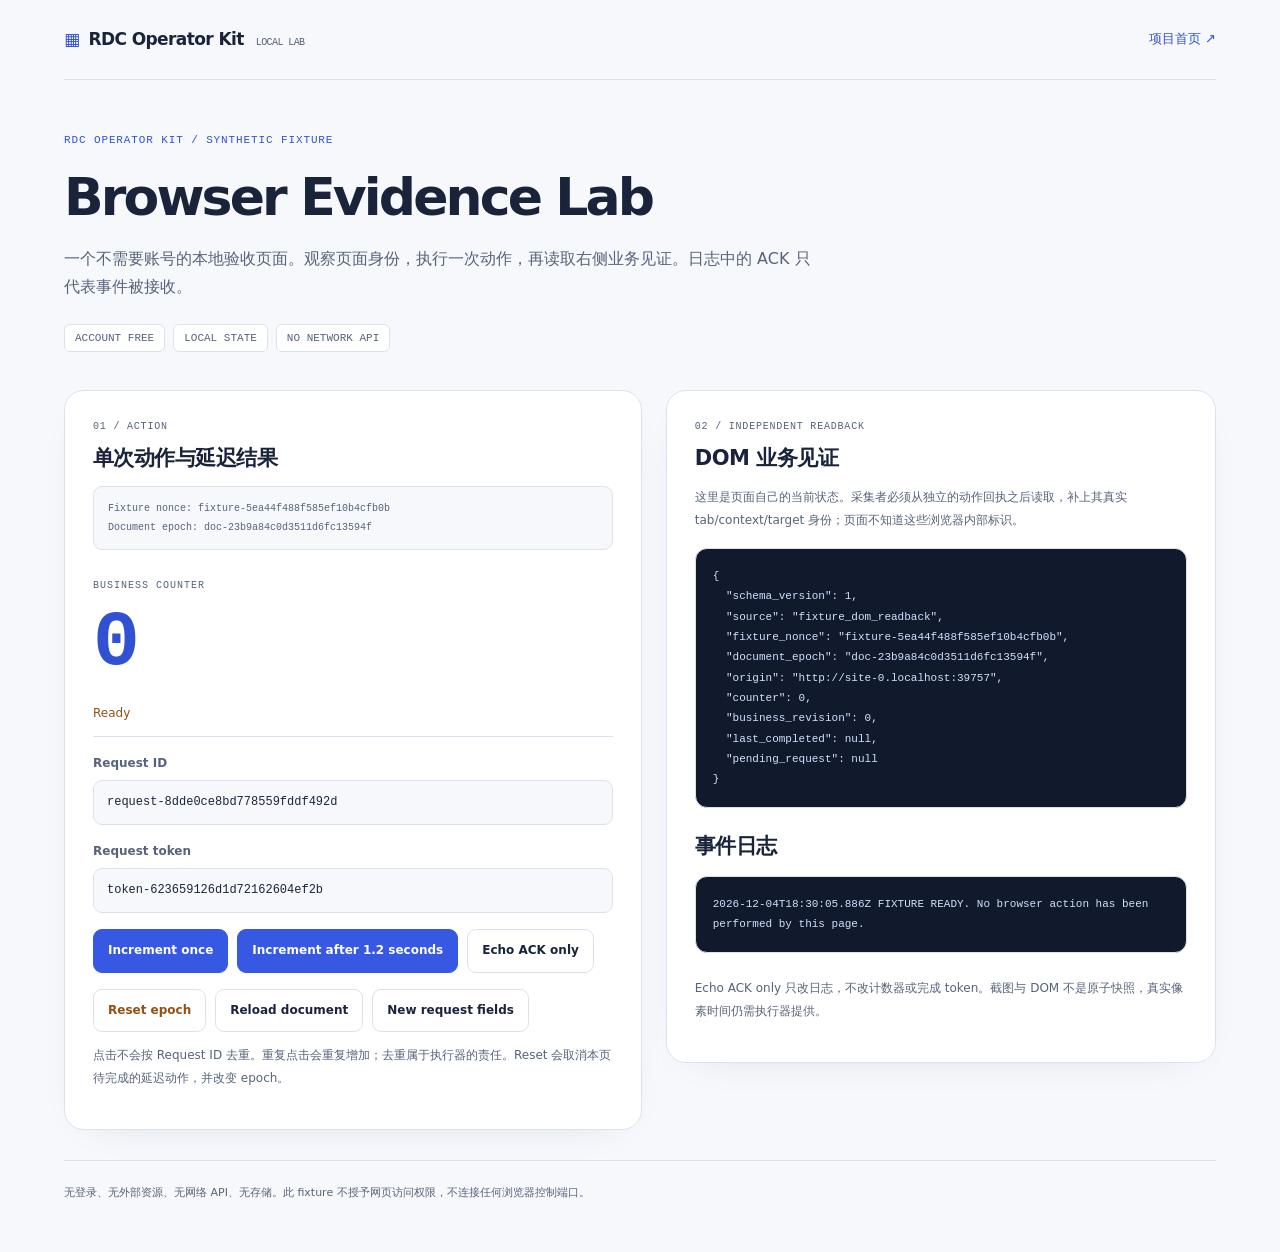
<file: site/lab.html>
<!doctype html>
<html lang="zh-CN">
<head>
  <meta charset="utf-8">
  <meta name="viewport" content="width=device-width, initial-scale=1">
  <meta http-equiv="Content-Security-Policy" content="default-src 'none'; script-src 'unsafe-inline'; style-src 'unsafe-inline'; img-src data:; connect-src 'none'; form-action 'none'; base-uri 'none'">
  <link rel="icon" href="data:,">
  <title>RDC Operator Kit · Browser Evidence Lab</title>
  <style>
    :root{color-scheme:light;--bg:#f7f8fc;--card:#fff;--border:#dce2ed;--text:#19243b;--muted:#56637a;--blue:#3151d3;--gold:#925013;--soft:#e9edff;--code:#111a2d;--code-text:#d3dffc;--mono:"Cascadia Code","SFMono-Regular",Consolas,monospace}
    *{box-sizing:border-box}body{margin:0;background:var(--bg);color:var(--text);font:15px/1.75 "Segoe UI Variable","Segoe UI","PingFang SC","Microsoft YaHei",system-ui,sans-serif;-webkit-font-smoothing:antialiased}main{max-width:1216px;margin:auto;padding:0 32px 48px}a{color:var(--blue);text-decoration:none}a:hover{text-decoration:underline;text-underline-offset:4px}
    .lab-topbar{display:flex;justify-content:space-between;align-items:center;gap:20px;min-height:80px;border-bottom:1px solid var(--border);font-size:13px}.brand{font-size:17px;font-weight:750;letter-spacing:-.035em;color:var(--text)}.brand span{color:var(--blue);margin-right:9px}.lab-topbar small{margin-left:12px;font:10px/1.5 var(--mono);color:var(--muted)}.lab-intro{padding:52px 0 6px}.tag{font:11px/1.5 var(--mono);letter-spacing:.08em;color:var(--blue);text-transform:uppercase}h1{font-size:clamp(32px,4.4vw,52px);line-height:1.2;letter-spacing:-.055em;font-weight:700;margin:17px 0}p{color:var(--muted);max-width:80ch}.lab-intro>p{font-size:16px;max-width:750px}.lab-badges{display:flex;flex-wrap:wrap;gap:8px;margin-top:23px}.lab-badges span{padding:4px 10px;border:1px solid var(--border);border-radius:6px;font:11px/1.65 var(--mono);color:var(--muted);background:var(--card)}
    .grid{display:grid;grid-template-columns:1.05fr 1fr;gap:24px;margin-top:32px;align-items:start}.grid>*{min-width:0}section{background:var(--card);border:1px solid var(--border);border-radius:20px;padding:28px;box-shadow:0 12px 42px -32px rgb(39 54 106 / 28%)}.section-label{font:10px/1.5 var(--mono);color:var(--muted);letter-spacing:.08em;margin-bottom:10px}h2{margin:0 0 14px;font-size:21px;line-height:1.35;letter-spacing:-.025em;font-weight:650}label{display:block;margin:16px 0 6px;color:var(--muted);font-size:12px;font-weight:600}input{width:100%;padding:12px 13px;border:1px solid var(--border);border-radius:9px;background:var(--bg);color:var(--text);font:12px/1.6 var(--mono);min-height:44px}
    button{border:1px solid #3658e3;background:#3658e3;color:#fff;padding:11px 14px;border-radius:9px;font:600 12px/1.6 "Segoe UI",system-ui,sans-serif;cursor:pointer;min-height:42px;transition:background .15s,border-color .15s}button:hover{background:#2949cd}button:focus-visible,input:focus-visible,a:focus-visible{outline:3px solid var(--blue);outline-offset:4px}button:disabled{opacity:.55;cursor:wait}.buttons{display:flex;flex-wrap:wrap;gap:9px;margin-top:16px}.secondary{background:var(--card);border-color:var(--border);color:var(--text)}.secondary:hover{background:var(--soft);border-color:var(--blue)}.warn{color:var(--gold)}
    .counter-caption{margin-top:28px;font:10px/1.5 var(--mono);letter-spacing:.1em;color:var(--muted)}#counter{font:700 78px/1.15 var(--mono);letter-spacing:-.065em;color:var(--blue);margin:6px 0 14px}#status{min-height:34px;color:var(--gold);font-size:12px;padding-bottom:12px;margin-bottom:5px;border-bottom:1px solid var(--border)}.meta{font:10px/1.9 var(--mono);overflow-wrap:anywhere;color:var(--muted);padding:12px 14px;border:1px solid var(--border);border-radius:9px;background:var(--bg)}pre{white-space:pre-wrap;overflow-wrap:anywhere;background:var(--code);color:var(--code-text);border:1px solid var(--border);border-radius:12px;padding:17px;font:11px/1.85 var(--mono);max-height:350px;overflow:auto;margin:16px 0 24px}.note{font-size:12px;line-height:1.9;color:var(--muted)}footer{margin-top:30px;padding-top:22px;border-top:1px solid var(--border);color:var(--muted);font-size:11px;line-height:1.9}
    @media(prefers-color-scheme:dark){:root{color-scheme:dark;--bg:#0d1220;--card:#141c2e;--border:#2b3850;--text:#edf1ff;--muted:#b0bdd4;--blue:#a5b6ff;--gold:#f1c487;--soft:#233056;--code:#080f1e;--code-text:#cbdaff}}
    @media(max-width:800px){.grid{grid-template-columns:1fr}main{padding:0 20px 35px}.lab-intro{padding-top:34px}section{padding:22px}.lab-topbar{min-height:68px}.lab-topbar small{display:none}}
    @media(max-width:420px){main{padding-inline:16px}.lab-topbar{font-size:11px}.brand{font-size:15px}.buttons{gap:8px}button{padding:10px 12px}section{padding:20px}.lab-intro>p{font-size:14px}}
    @media(prefers-reduced-motion:reduce){*{transition:none!important}}
  </style>
</head>
<body>
<main>
  <header class="lab-topbar"><a class="brand" href="./index.html"><span aria-hidden="true">▦</span>RDC Operator Kit<small>LOCAL LAB</small></a><a href="./index.html">项目首页 ↗</a></header>
  <div class="lab-intro">
  <div class="tag">RDC Operator Kit / Synthetic fixture</div>
  <h1>Browser Evidence Lab</h1>
  <p>一个不需要账号的本地验收页面。观察页面身份，执行一次动作，再读取右侧业务见证。日志中的 ACK 只代表事件被接收。</p>
  <div class="lab-badges" aria-label="夹具范围"><span>ACCOUNT FREE</span><span>LOCAL STATE</span><span>NO NETWORK API</span></div>
  </div>
  <div class="grid">
    <section aria-labelledby="controls-title">
      <div class="section-label">01 / ACTION</div>
      <h2 id="controls-title">单次动作与延迟结果</h2>
      <div class="meta">Fixture nonce: <span id="fixture-nonce"></span><br>Document epoch: <span id="document-epoch"></span></div>
      <div class="counter-caption">BUSINESS COUNTER</div>
      <div id="counter" role="status" aria-label="Business counter">0</div>
      <div id="status" aria-live="polite">Ready</div>
      <label for="request-id">Request ID</label><input id="request-id" maxlength="128" autocomplete="off" spellcheck="false">
      <label for="request-token">Request token</label><input id="request-token" maxlength="128" autocomplete="off" spellcheck="false">
      <div class="buttons">
        <button id="increment">Increment once</button>
        <button id="delayed">Increment after 1.2 seconds</button>
        <button id="echo" class="secondary">Echo ACK only</button>
      </div>
      <div class="buttons">
        <button id="reset" class="secondary warn">Reset epoch</button>
        <button id="reload" class="secondary">Reload document</button>
        <button id="new-request" class="secondary">New request fields</button>
      </div>
      <p class="note">点击不会按 Request ID 去重。重复点击会重复增加；去重属于执行器的责任。Reset 会取消本页待完成的延迟动作，并改变 epoch。</p>
    </section>
    <section aria-labelledby="witness-title">
      <div class="section-label">02 / INDEPENDENT READBACK</div>
      <h2 id="witness-title">DOM 业务见证</h2>
      <p class="note">这里是页面自己的当前状态。采集者必须从独立的动作回执之后读取，补上其真实 tab/context/target 身份；页面不知道这些浏览器内部标识。</p>
      <pre id="witness" aria-label="Fixture business witness"></pre>
      <h2>事件日志</h2>
      <pre id="activity-log" aria-label="Acknowledgement log"></pre>
      <p class="note">Echo ACK only 只改日志，不改计数器或完成 token。截图与 DOM 不是原子快照，真实像素时间仍需执行器提供。</p>
    </section>
  </div>
  <footer>无登录、无外部资源、无网络 API、无存储。此 fixture 不授予网页访问权限，不连接任何浏览器控制端口。</footer>
</main>
<script>
(() => {
  'use strict';
  const el = id => document.getElementById(id);
  const fresh = prefix => {
    const bytes = new Uint8Array(12);
    crypto.getRandomValues(bytes);
    return prefix + '-' + Array.from(bytes, value => value.toString(16).padStart(2, '0')).join('');
  };
  const fixtureNonce = fresh('fixture');
  let epoch = fresh('doc');
  let count = 0;
  let lastCompleted = null;
  let pending = null;
  let pendingTimer = null;
  let revision = 0;
  const logs = [];
  const log = message => {
    logs.push(new Date().toISOString() + ' ' + message);
    if (logs.length > 25) logs.shift();
    el('activity-log').textContent = logs.join('\n');
  };
  const render = () => {
    el('fixture-nonce').textContent = fixtureNonce;
    el('document-epoch').textContent = epoch;
    el('counter').textContent = String(count);
    el('witness').textContent = JSON.stringify({
      schema_version: 1, source: 'fixture_dom_readback', fixture_nonce: fixtureNonce,
      document_epoch: epoch, origin: location.origin, counter: count,
      business_revision: revision, last_completed: lastCompleted, pending_request: pending
    }, null, 2);
    el('delayed').disabled = pending !== null;
  };
  const fields = () => {
    const request = {request_id: el('request-id').value.trim(), token: el('request-token').value.trim()};
    if (!request.request_id || !request.token) {
      el('status').textContent = 'Enter both Request ID and Request token.';
      return null;
    }
    return request;
  };
  const fillNewRequest = () => {
    el('request-id').value = fresh('request');
    el('request-token').value = fresh('token');
  };
  const complete = (request, expectedEpoch) => {
    if (epoch !== expectedEpoch) {
      log('CANCELLED because the document epoch changed: ' + request.request_id);
      return;
    }
    count += 1;
    revision += 1;
    lastCompleted = {...request, completed_at: new Date().toISOString(), counter: count};
    el('status').textContent = 'Business result updated: counter ' + count;
    log('COMPLETED ' + request.request_id);
    render();
  };
  el('increment').addEventListener('click', () => {
    const request = fields(); if (!request) return;
    log('ACK accepted ' + request.request_id);
    complete(request, epoch);
  });
  el('delayed').addEventListener('click', () => {
    const request = fields(); if (!request || pending !== null) return;
    const expectedEpoch = epoch;
    pending = request;
    log('ACK accepted; business result still pending: ' + request.request_id);
    el('status').textContent = 'ACK received. Waiting 1.2 seconds for the business result.';
    render();
    pendingTimer = setTimeout(() => {
      pendingTimer = null;
      pending = null;
      complete(request, expectedEpoch);
      render();
    }, 1200);
  });
  el('echo').addEventListener('click', () => {
    const request = fields(); if (!request) return;
    log('ACK echo only; NO business effect: ' + request.request_id + ' / ' + request.token);
    el('status').textContent = 'Only the acknowledgement log changed.';
  });
  el('reset').addEventListener('click', () => {
    if (pendingTimer !== null) clearTimeout(pendingTimer);
    pendingTimer = null;
    pending = null;
    epoch = fresh('doc');
    count = 0;
    revision = 0;
    lastCompleted = null;
    log('RESET: previous epoch observations are stale.');
    el('status').textContent = 'New document epoch. Counter reset to 0.';
    render();
  });
  el('reload').addEventListener('click', () => location.reload());
  el('new-request').addEventListener('click', fillNewRequest);
  fillNewRequest();
  log('FIXTURE READY. No browser action has been performed by this page.');
  render();
})();
</script>
</body>
</html>
</file>
<file: site/styles.css>
/* RDC Operator Kit — local assets and progressively enhanced documentation. */
:root {
  --bg:#f7f8fc;--surface:#fff;--surface-raised:#fff;--bg-alt:#eef1f7;
  --text:#19243b;--muted:#56637a;--faint:#606d83;--line:#dce2ed;--line-strong:#bcc7d9;
  --blue:#3151d3;--blue-hover:#2442ba;--blue-soft:#e9edff;--accent:#176d64;--accent-soft:#e5f3ee;
  --amber:#925013;--amber-soft:#fff0dc;--header:rgb(247 248 252 / 93%);
  --code:#111a2d;--code-text:#c2d2f5;--code-muted:#a3b0cb;
  --shadow:0 24px 72px -28px rgb(39 54 106 / 27%),0 4px 14px -8px rgb(22 37 68 / 18%);
  --radius:20px;--mono:"Cascadia Code","SFMono-Regular",Consolas,monospace;color-scheme:light;
}
:root[data-theme="dark"] {
  --bg:#0d1220;--surface:#141c2e;--surface-raised:#1a2439;--bg-alt:#111a2c;
  --text:#edf1ff;--muted:#b0bdd4;--faint:#98a7c1;--line:#2b3850;--line-strong:#465975;
  --blue:#a5b6ff;--blue-hover:#ccd6ff;--blue-soft:#233056;--accent:#95dfd0;--accent-soft:#183d3b;
  --amber:#f1c487;--amber-soft:#382b1e;--header:rgb(13 18 32 / 94%);
  --code:#080f1e;--code-text:#cbdaff;--code-muted:#a7b7d1;
  --shadow:0 24px 72px -24px rgb(0 0 0 / 60%),0 1px 0 rgb(255 255 255 / 4%) inset;color-scheme:dark;
}
*{box-sizing:border-box}
html{scroll-behavior:smooth;scroll-padding-top:110px}
body{margin:0;background:var(--bg);color:var(--text);font:15px/1.75 "Segoe UI Variable","Segoe UI","PingFang SC","Microsoft YaHei",system-ui,sans-serif;-webkit-font-smoothing:antialiased}
button,input{font:inherit}button,a{-webkit-tap-highlight-color:transparent}
button{cursor:pointer;color:inherit}button:disabled{cursor:not-allowed}
a{color:inherit;text-decoration:none}p,h1,h2,h3{margin:0}
h1,h2,h3{line-height:1.3;font-weight:650;letter-spacing:-.035em}
h2{font-size:clamp(28px,3.2vw,42px)}h3{font-size:22px}
svg{display:block;flex-shrink:0}code,pre{font-family:var(--mono);font-variant-ligatures:none}code{font-size:.9em}
pre{margin:0;tab-size:2;overflow:auto;white-space:pre}pre code{font-size:13px;line-height:1.9;letter-spacing:0}
::selection{background:var(--blue-soft);color:var(--text)}[hidden]{display:none!important}
:where(a,button,input,summary,[tabindex="0"]):focus-visible{outline:3px solid var(--blue);outline-offset:4px;border-radius:7px}
.container{width:min(1216px,calc(100% - 80px));margin-inline:auto}
.hero>*,.capability-panel>*,.install-layout>*,.section-heading>*,.evidence-toolbar>*{min-width:0}
.skip-link{position:fixed;top:-100px;left:20px;z-index:30;background:var(--surface);border:1px solid var(--blue);padding:12px 20px;border-radius:10px}
.skip-link:focus{top:12px}
.screen-reader-only{position:absolute;width:1px;height:1px;padding:0;margin:-1px;overflow:hidden;clip-path:inset(50%);white-space:nowrap;border:0}

/* Navigation */
.site-header{position:sticky;inset-block-start:0;z-index:10;background:var(--header);backdrop-filter:blur(20px);border-bottom:1px solid var(--line)}
.header-inner{display:grid;grid-template-columns:auto 1fr auto;align-items:center;gap:30px;min-height:80px}
.wordmark{display:inline-flex;align-items:center;gap:11px;font-size:19px;font-weight:750;letter-spacing:-.035em;white-space:nowrap}
.wordmark svg{width:34px;height:34px;color:var(--blue)}
.wordmark-light{margin-left:8px;font-size:16px;font-weight:550;color:var(--text)}
.wordmark-tag{font:9px/1.2 var(--mono);color:var(--faint);border-left:1px solid var(--line);padding-left:13px;margin-left:2px;letter-spacing:.08em}
.site-header nav{display:flex;justify-self:end;align-items:center;gap:6px;color:var(--muted);font-size:13px;font-weight:550}
.site-header nav a{padding:9px 15px;border-radius:8px;transition:background .16s,color .16s}
.site-header nav a:hover{background:var(--blue-soft);color:var(--blue)}
.theme-toggle{width:40px;height:40px;display:grid;place-items:center;border:1px solid var(--line);border-radius:12px;background:var(--surface);color:var(--muted);padding:9px}
.theme-toggle:hover{border-color:var(--line-strong);color:var(--blue)}
.theme-toggle svg{width:20px;height:20px}.theme-toggle .sun{display:none}
:root[data-theme="dark"] .theme-toggle .sun{display:block}:root[data-theme="dark"] .theme-toggle .moon{display:none}

/* Intro and clearly labelled workflow illustration */
.hero{display:grid;grid-template-columns:1.06fr 1fr;align-items:center;gap:64px;padding-block:88px 72px;position:relative;isolation:isolate}
.hero::before{content:"";position:absolute;z-index:-1;inset:-50px 0 10%;pointer-events:none;background:radial-gradient(ellipse at 88% 35%,rgb(84 113 239 / 8%),transparent 54%)}
.eyebrow{display:flex;align-items:center;gap:10px;flex-wrap:wrap;font:10px/1.5 var(--mono);color:var(--muted);letter-spacing:.06em;margin-bottom:25px}
.release-pill{display:inline-flex;align-items:center;padding:5px 9px;border:1px solid var(--line-strong);border-radius:6px;color:var(--blue);background:var(--surface);font-weight:650;letter-spacing:.025em}
.eyebrow-separator{color:var(--line-strong)}
.hero-overline{font:12px/1.7 var(--mono);letter-spacing:-.025em;color:var(--faint);margin-bottom:15px}
.hero h1{font-size:clamp(43px,4.65vw,64px);font-weight:720;line-height:1.28;letter-spacing:-.055em}
.hero h1 span{color:var(--blue)}
.hero-description{max-width:525px;margin-top:23px;font-size:16px;line-height:1.95;color:var(--muted)}
.hero-actions{display:flex;gap:12px;margin-top:29px;flex-wrap:wrap}
.button{min-height:48px;display:inline-flex;align-items:center;justify-content:center;gap:24px;padding:11px 22px;border:1px solid var(--line-strong);border-radius:10px;font-size:13px;font-weight:650;transition:border-color .16s,background .16s,box-shadow .16s}
.button.primary{color:#fff;background:#3658e3;border-color:#3658e3;box-shadow:0 5px 14px -7px #3658e3}
.button.primary:hover{background:#2949cd;border-color:#2949cd;box-shadow:0 6px 19px -7px #3658e3}
.button.secondary{background:var(--surface);color:var(--text)}
.button.secondary:hover{border-color:var(--blue);background:var(--blue-soft)}
.hero-footnote{margin-top:21px;display:flex;gap:8px;align-items:center;color:var(--faint);font-size:12px}
.hero-footnote>span{color:var(--accent);font-size:17px}
.hero-links{display:flex;gap:15px;align-items:center;flex-wrap:wrap;margin-top:23px;padding-top:20px;border-top:1px solid var(--line);font-size:11px;color:var(--faint)}
.hero-links a{display:inline-flex;gap:13px;color:var(--blue);font-size:12px;font-weight:600}
.hero-links a:hover{text-decoration:underline;text-underline-offset:4px}
.operator-preview{overflow:hidden;background:var(--surface);border:1px solid var(--line-strong);border-radius:18px;box-shadow:var(--shadow);position:relative}
.preview-top{min-height:44px;display:flex;align-items:center;gap:12px;padding:11px 17px;border-bottom:1px solid var(--line);background:var(--bg-alt)}
.preview-window-dots{display:flex;gap:5px}.preview-window-dots i{display:block;height:6px;width:6px;border-radius:50%;background:var(--line-strong)}
.preview-path{font:10px/1.4 var(--mono);color:var(--faint)}
.preview-label{margin-left:auto;color:var(--muted);font-size:10px}
.workspace-bar{display:flex;gap:12px;align-items:center;padding:24px 24px 19px}
.workspace-symbol{display:grid;place-items:center;width:39px;height:39px;font-size:26px;color:var(--blue);border:1px solid var(--line);border-radius:11px;background:var(--blue-soft)}
.workspace-bar strong{display:block;font-size:15px;line-height:1.4;letter-spacing:-.025em}
.workspace-bar small{display:block;margin-top:3px;font-size:11px;color:var(--faint)}
.workspace-tag{margin-left:auto;font:8px/1.4 var(--mono);color:var(--faint);letter-spacing:.05em}
.workspace-tools{margin-inline:24px;display:flex;flex-wrap:wrap;gap:8px;padding-bottom:21px;border-bottom:1px solid var(--line)}
.workspace-tools span{padding:3px 8px;font:10px/1.6 var(--mono);color:var(--muted);border:1px solid var(--line);background:var(--bg);border-radius:5px}
.preview-body{padding:22px 24px 25px}
.preview-command{display:flex;align-items:center;gap:11px;margin-bottom:22px;font-size:15px;font-weight:600}
.command-chevron{color:var(--blue);font:22px/1 var(--mono)}
.preview-command-label{font:8px/1.4 var(--mono);letter-spacing:.08em;color:var(--faint);margin-left:auto}
.preview-rail{position:relative}
.preview-rail::before{content:"";position:absolute;left:16px;top:18px;bottom:41px;width:1px;background:var(--line)}
.rail-row{display:flex;align-items:center;gap:13px;position:relative;padding-bottom:23px}
.rail-symbol{width:33px;height:33px;flex-shrink:0;display:grid;place-items:center;background:var(--surface);border:1px solid var(--line);border-radius:9px;font:10px/1 var(--mono);color:var(--faint)}
.rail-symbol.selected{background:var(--blue-soft);border-color:var(--blue);color:var(--blue)}
.rail-row strong{display:block;font-size:12px;line-height:1.4;font-weight:650}
.rail-row small{display:block;font-size:11px;color:var(--faint);margin-top:4px}
.rail-end{font:9px/1.4 var(--mono);margin-left:auto;color:var(--faint)}
.receipt-preview{padding:14px 16px;background:var(--blue-soft);border-radius:11px;border:1px solid var(--line)}
.receipt-preview>div{display:flex;align-items:center;gap:7px}
.receipt-preview strong{font-size:12px;font-weight:600;color:var(--blue)}
.receipt-icon{font-size:20px;line-height:1;color:var(--blue)}
.receipt-label{margin-left:auto;font:8px/1.5 var(--mono);color:var(--blue)}
.receipt-preview code{display:block;padding-left:22px;font-size:10px;color:var(--muted);margin-top:6px}
.receipt-preview code span{color:var(--faint);margin-inline:4px}
.preview-bottom{display:flex;gap:8px;align-items:center;padding:11px 24px;background:var(--bg-alt);border-top:1px solid var(--line);font-size:10px;color:var(--faint)}
.quiet-dot{width:5px;height:5px;border-radius:50%;background:var(--faint);flex-shrink:0}
.principles{display:grid;grid-template-columns:repeat(4,minmax(0,1fr));border-block:1px solid var(--line);padding-block:26px;color:var(--muted)}
.principles>div{display:flex;align-items:center;justify-content:center;gap:12px;border-right:1px solid var(--line);font-size:12px}
.principles>div:first-child{justify-content:flex-start}.principles>div:last-child{border:0;justify-content:flex-end}
.principles span{font-size:21px;line-height:1;color:var(--blue)}

/* Sections and selectable tool surfaces */
.section{padding-block:88px}
.section-heading{display:flex;align-items:flex-end;justify-content:space-between;gap:32px;margin-bottom:34px}
.section-kicker{display:flex;align-items:center;gap:10px;font:10px/1.65 var(--mono);font-weight:600;letter-spacing:.08em;color:var(--blue);margin-bottom:15px}
.section-kicker>span{display:inline-grid;place-items:center;min-width:26px;height:25px;border-radius:6px;border:1px solid var(--line);background:var(--surface);letter-spacing:0}
.section-heading>p{color:var(--muted);font-size:13px;line-height:1.85;text-align:right}
.mobile-break{display:none}.tabs button{border:0;color:var(--muted);background:transparent}
.capability-tabs{display:grid;grid-template-columns:repeat(4,minmax(0,1fr));gap:8px;padding:7px;border:1px solid var(--line);background:var(--bg-alt);border-radius:14px}
.capability-tabs button{display:flex;align-items:center;gap:13px;border-radius:9px;padding:15px 17px;font-size:13px;line-height:1.4;font-weight:600;text-align:left}
.capability-tabs button small{display:block;font-size:10px;line-height:1.6;font-weight:400;color:var(--faint);margin-top:4px}
.capability-tabs button[aria-selected="true"]{color:var(--text);background:var(--surface-raised);box-shadow:0 2px 5px rgb(24 39 78 / 7%),0 0 0 1px var(--line)}
.tab-icon{display:grid;place-items:center;min-width:31px;width:31px;height:31px;font:23px/1 var(--mono);color:var(--faint)}
.capability-tabs button[aria-selected="true"] .tab-icon{color:var(--blue)}
.capability-panel{display:grid;grid-template-columns:1.06fr 1fr;gap:58px;align-items:center;min-height:395px;margin-top:16px;padding:39px;border:1px solid var(--line);border-radius:var(--radius);background:var(--surface)}
.badge{display:inline-flex;align-items:center;font:10px/1.5 var(--mono);font-weight:600;border:1px solid transparent;border-radius:5px;padding:4px 7px;letter-spacing:.01em}
.badge.neutral{background:var(--bg-alt);color:var(--muted);border-color:var(--line)}
.badge.blue{background:var(--blue-soft);color:var(--blue)}.badge.amber{background:var(--amber-soft);color:var(--amber)}
.capability-copy h3{font-size:26px;margin-top:18px}
.capability-copy>p:not(.scope-note){font-size:14px;color:var(--muted);margin-top:14px;line-height:1.85}
.check-list{display:grid;gap:10px;list-style:none;padding:0;margin:22px 0 0}
.check-list li{position:relative;padding-left:23px;font-size:12px;color:var(--muted)}
.check-list li::before{content:"✓";position:absolute;left:0;color:var(--blue);font-size:12px;font-weight:700}
.scope-note{color:var(--faint);font-size:12px;line-height:1.85;margin-top:20px}
.code-card{min-width:0;display:flex;flex-direction:column;align-self:stretch;border-radius:12px;overflow:hidden;color:var(--code-text);background:var(--code);border:1px solid #283650}
.code-top{display:flex;align-items:center;justify-content:space-between;gap:12px;padding:15px 19px;border-bottom:1px solid #283650;font:11px/1.6 var(--mono);color:var(--code-muted)}
.code-top>span:last-child{font-size:10px}
.code-card pre{flex:1;max-width:100%;padding:23px 25px}.code-card code{color:var(--code-text);font-size:13px}
.code-bottom{padding:12px 19px;border-top:1px solid #283650;color:var(--code-muted);font-size:11px;line-height:1.7}
.text-link{display:inline-flex;align-items:center;gap:12px;color:var(--blue);font-size:12px;font-weight:600;margin-top:23px}
.text-link:hover{text-decoration:underline;text-underline-offset:4px}

/* Windows preflight and recovery */
#windows-control{padding-top:12px}
.control-guide-grid{display:grid;grid-template-columns:repeat(3,minmax(0,1fr));gap:18px}
.control-guide-card{display:flex;flex-direction:column;min-width:0;padding:27px;border:1px solid var(--line);border-radius:16px;background:var(--surface)}
.control-guide-card>.badge{align-self:flex-start}.control-guide-card h3{font-size:23px;margin-top:24px}
.control-guide-card p{margin-top:13px;color:var(--muted);font-size:13px;line-height:1.85}
.control-guide-card>code{display:block;padding-top:24px;margin-top:auto;white-space:normal;overflow-wrap:anywhere;font-size:11px;color:var(--blue)}
.recovery-guide{margin-top:24px;border:1px solid var(--line);background:var(--surface);border-radius:16px;overflow:hidden}
.recovery-guide details{padding:0 25px}.recovery-guide details+details{border-top:1px solid var(--line)}
.recovery-guide summary{list-style:none;display:flex;align-items:center;justify-content:space-between;gap:20px;cursor:pointer;padding-block:19px;font-size:14px;font-weight:600;line-height:1.7}
.recovery-guide summary::-webkit-details-marker{display:none}
.recovery-guide summary::after{content:"+";width:24px;height:24px;display:grid;place-items:center;flex-shrink:0;color:var(--faint);font:19px/1 var(--mono)}
.recovery-guide details[open] summary{color:var(--blue)}.recovery-guide details[open] summary::after{content:"−";color:var(--blue)}
.recovery-guide details p{max-width:90ch;color:var(--muted);font-size:13px;line-height:1.95;padding-bottom:20px}
.recovery-guide .text-link{margin-top:0;margin-bottom:21px}

/* Execution contract: a diagram, never a live status console. */
.control-section{padding-block:62px 37px;color:#edf2ff;background:#15213a;border-block:1px solid #304462}
.control-section .section-kicker{color:#adbcff}.control-section .section-heading>p{color:#b5c2da}.control-section h2{font-size:35px}
.control-grid{display:grid;grid-template-columns:repeat(4,minmax(0,1fr));gap:29px}
.control-grid article{padding-top:21px;border-top:1px solid #4b5b76}
.step-number{font:11px/1.5 var(--mono);color:#b5c2ff}
.control-grid h3{font-size:20px;margin-top:16px}
.control-grid p{color:#bdc8de;font-size:12px;line-height:1.9;margin-top:12px;max-width:29ch}
.control-footnote{display:flex;gap:12px;align-items:flex-start;border-top:1px solid #3b4c68;margin-top:37px;padding-top:20px;font-size:11px;color:#afbed9}
.control-footnote>span{line-height:1.8}

/* Installation */
.install-layout{display:grid;grid-template-columns:.85fr 1.6fr;gap:70px;align-items:start}
.install-aside h3{font-size:27px;margin-top:23px;line-height:1.45}
.install-aside>p:not(.scope-note){font-size:13px;color:var(--muted);line-height:1.95;margin-top:15px}
.button.disabled{margin-top:25px;opacity:1;background:var(--bg-alt);border-color:var(--line);color:var(--faint);box-shadow:none}
.install-main{border:1px solid var(--line-strong);border-radius:15px;background:var(--surface);overflow:hidden;box-shadow:0 12px 25px -20px rgb(29 45 91 / 25%)}
.install-tabs{display:flex;gap:6px;padding:9px;background:var(--bg-alt);border-bottom:1px solid var(--line)}
.install-tabs button{min-height:38px;padding:8px 20px;font-size:12px;border-radius:7px}
.install-tabs button[aria-selected="true"]{color:var(--text);background:var(--surface-raised);box-shadow:0 0 0 1px var(--line);font-weight:650}
.install-panel{min-height:280px}
.install-code-top{display:flex;align-items:center;justify-content:space-between;gap:15px;padding:20px 24px 9px;font-size:11px;color:var(--faint)}
.copy-button{min-width:58px;min-height:32px;padding:4px 10px;border:1px solid var(--line);background:var(--surface);color:var(--muted);border-radius:6px;font-size:11px;white-space:nowrap}
.copy-button:hover{border-color:var(--blue);background:var(--blue-soft);color:var(--blue)}.copy-button:disabled{cursor:wait}
.install-panel pre{padding:16px 25px 24px;white-space:pre-wrap;overflow-wrap:anywhere;color:var(--text)}
.install-panel pre code{font-size:12px;line-height:2}
.install-panel>p{margin:0 24px 23px;padding-top:17px;border-top:1px solid var(--line);font-size:12px;color:var(--muted);line-height:1.85}
.install-note{display:flex;gap:18px;align-items:baseline;padding:17px 20px;border:1px solid var(--line);border-radius:11px;background:var(--surface);color:var(--muted);font-size:12px;margin-top:24px}
.install-note+.install-note{margin-top:11px}
.install-note strong{color:var(--text);font-size:12px;white-space:nowrap;font-weight:650}
.install-note a{color:var(--blue);text-decoration:underline;text-underline-offset:3px}

/* Evidence search is local text filtering, without a backend. */
.evidence-section{background:var(--bg-alt);border-block:1px solid var(--line)}
.evidence-toolbar{display:flex;justify-content:space-between;align-items:center;gap:20px;margin-bottom:18px}
.evidence-search{display:flex;align-items:center;gap:12px;width:min(100%,460px);min-height:46px;background:var(--surface);border:1px solid var(--line-strong);border-radius:10px;padding:10px 14px}
.evidence-search:focus-within{border-color:var(--blue);box-shadow:0 0 0 3px var(--blue-soft)}
.evidence-search svg{width:19px;height:19px;color:var(--faint)}
.evidence-search input{flex:1;width:100%;min-width:0;border:0;padding:0;background:transparent;color:var(--text);outline:0;font-size:12px;line-height:1.8}
.evidence-search input:focus-visible{outline:0}
.evidence-search input::placeholder{color:var(--faint);opacity:1}
.evidence-search input::-webkit-search-cancel-button{display:none}
.evidence-search button{flex-shrink:0;min-height:28px;min-width:32px;border:0;padding:2px 5px;background:transparent;color:var(--blue);font-size:11px}
.evidence-result{color:var(--muted);font-size:12px;white-space:nowrap}
.evidence-filters{display:flex;flex-wrap:wrap;gap:8px;margin-bottom:23px}
.evidence-filters button{min-height:36px;padding:7px 13px;border:1px solid var(--line-strong);border-radius:8px;color:var(--muted);background:transparent;font-size:11px;line-height:1.7}
.evidence-filters button[aria-pressed="true"]{color:var(--blue);border-color:var(--blue);background:var(--surface);font-weight:600}
.evidence-grid{display:grid;grid-template-columns:repeat(4,minmax(0,1fr));gap:16px}
.evidence-card{display:flex;flex-direction:column;align-items:flex-start;min-width:0;padding:24px 21px;background:var(--surface);border:1px solid var(--line);border-radius:13px;transition:border-color .16s}
.evidence-card:hover{border-color:var(--line-strong)}
.evidence-card>.badge{font-size:9px;overflow-wrap:anywhere;max-width:100%}
.evidence-card h3{font-size:18px;line-height:1.5;margin-top:21px}
.evidence-card p{color:var(--muted);font-size:12px;line-height:1.9;margin-top:12px;margin-bottom:24px}
.evidence-card>a,.text-button{display:inline-flex;align-items:center;gap:10px;margin-top:auto;color:var(--blue);font-size:11px;font-weight:600;line-height:1.75}
.text-button{border:0;background:transparent;padding:0;text-align:left}
.evidence-card>a:hover,.text-button:hover{text-decoration:underline;text-underline-offset:4px}
.evidence-empty{text-align:center;border:1px dashed var(--line-strong);background:var(--surface);padding:32px 20px;border-radius:13px}
.evidence-empty>span{display:block;color:var(--blue);font-size:32px;line-height:1;margin-bottom:12px}
.evidence-empty h3{font-size:18px}.evidence-empty p{font-size:12px;color:var(--muted);margin-top:8px}
.evidence-empty button{margin-top:18px;border:1px solid var(--line-strong);border-radius:8px;background:var(--surface);color:var(--blue);font-size:12px;padding:8px 13px}
.evidence-footer{color:var(--faint);font-size:12px;margin-top:22px}

/* Exact platforms, runs, and non-passing outcomes remain visible. */
.qa-overview{display:grid;grid-template-columns:repeat(3,minmax(0,1fr));gap:16px;margin-bottom:24px}
.qa-overview article{position:relative;padding:22px 24px;border:1px solid var(--line);border-radius:14px;background:var(--surface)}
.qa-overview article::before{content:"";position:absolute;top:23px;bottom:23px;left:0;width:3px;border-radius:0 3px 3px 0;background:var(--line-strong)}
.qa-overview small,.qa-overview span{display:block;font-size:12px;color:var(--muted);line-height:1.6}
.qa-overview strong{display:block;font:600 clamp(29px,3vw,37px)/1.45 var(--mono);letter-spacing:-.06em;color:var(--text);margin-block:8px 5px}
.qa-table-wrap{border:1px solid var(--line);border-radius:14px;overflow:auto;background:var(--surface)}
.qa-table{width:100%;border-collapse:collapse;text-align:left;font-size:13px;line-height:1.8}
.qa-table caption{text-align:left;color:var(--muted);padding:16px 20px;font-size:12px;background:var(--surface)}
.qa-table th,.qa-table td{border-top:1px solid var(--line);padding:15px 20px;vertical-align:top;overflow-wrap:anywhere}
.qa-table th{background:var(--bg-alt);color:var(--muted);font-size:11px;font-weight:600}
.qa-table td:first-child{width:24%;min-width:155px;font-weight:600}
.qa-table td:nth-child(2){width:18%;min-width:140px}.qa-table td:last-child{color:var(--muted)}
.qa-pass{color:var(--accent);font-weight:650}.qa-partial{color:var(--amber);font-weight:650}
.qa-notes{display:grid;grid-template-columns:repeat(2,minmax(0,1fr));gap:25px;margin-top:25px}
.qa-notes article{padding-top:19px;border-top:1px solid var(--line)}
.qa-notes h3{font-size:17px}.qa-notes p{margin-top:10px;color:var(--muted);font-size:13px;line-height:1.9}
.history-section{border-top:1px solid var(--line);padding-top:52px}
.history-section h2{font-size:30px}.history-section .section-kicker{color:var(--faint)}
.history-section .qa-overview article{background:var(--bg-alt)}.history-section .qa-overview strong{font-size:28px}

/* Closing and progressive fallback */
.closing{padding-block:45px 75px;display:flex;align-items:center;justify-content:space-between;gap:35px}
.closing h2{font-size:31px}.closing p:not(.section-kicker){margin-top:17px;font-size:13px;line-height:1.9;color:var(--muted)}
.closing .button{flex-shrink:0}
.site-footer{padding-block:28px 24px;border-top:1px solid var(--line);background:var(--surface)}
.footer-top{display:flex;justify-content:space-between;align-items:center;gap:20px;color:var(--faint);font-size:11px}
.footer-brand{color:var(--text);font-size:15px;font-weight:650;letter-spacing:-.025em}
.footer-top>a{color:var(--muted)}
.footer-bottom{display:flex;justify-content:space-between;align-items:center;gap:20px;margin-top:22px;color:var(--faint);font-size:11px}
.footer-bottom a{color:var(--muted);margin-left:12px}.footer-bottom a:hover{color:var(--blue)}
.noscript-note{padding:22px;background:var(--amber-soft);color:var(--amber);text-align:center;font-size:13px}
.no-js .capability-panel[hidden]{display:grid!important}.no-js .install-panel[hidden]{display:block!important}
.no-js .tabs,.no-js .copy-button,.no-js .enhancement-only{display:none}

/* Responsive source rules; live breakpoint validation is a separate result. */
@media (min-width:1440px) {
  .hero{padding-block:105px 88px}.hero h1{font-size:67px}
}
@media (max-width:1120px) {
  .container{width:calc(100% - 56px)}.header-inner{gap:20px}.wordmark-tag{display:none}
  .hero{gap:40px}.hero-description{font-size:15px}.workspace-tag{display:none}
  .capability-tabs button{padding-inline:12px;gap:9px}.capability-panel{gap:35px;padding:30px}
  .install-layout{gap:40px}.evidence-grid{grid-template-columns:repeat(2,minmax(0,1fr))}.evidence-card{padding:25px}
}
@media (max-width:900px) {
  .hero{grid-template-columns:1fr;gap:43px;padding-block:58px}.hero-copy{max-width:660px}
  .hero h1{font-size:clamp(45px,6.5vw,61px)}.hero-description{max-width:620px}.hero-links{width:fit-content}
  .operator-preview{width:100%;max-width:620px;justify-self:center}.workspace-tag{display:inline}
  .principles{grid-template-columns:repeat(2,minmax(0,1fr));gap:22px;padding-block:27px}
  .principles>div{justify-content:flex-start!important;padding-left:12px}.principles>div:nth-child(even){border-right:0}
  .section{padding-block:65px}.section-heading{align-items:flex-start;flex-direction:column;gap:17px;margin-bottom:28px}
  .section-heading>p{text-align:left}.section-heading>p br{display:none}
  .capability-tabs{grid-template-columns:repeat(2,minmax(0,1fr))}.capability-tabs button{padding:14px 17px}
  .capability-panel{grid-template-columns:1fr;padding:30px;gap:27px}.code-card{min-height:250px}
  .control-guide-grid{grid-template-columns:1fr;gap:13px}.control-guide-card{padding:24px}
  .control-guide-card h3{margin-top:17px}.control-guide-card>code{padding-top:18px}
  .control-grid{grid-template-columns:repeat(2,minmax(0,1fr));gap:29px}.control-section{padding-block:49px 30px}
  .install-layout{grid-template-columns:1fr;gap:29px}.install-aside h3{margin-top:17px}.install-aside h3 br{display:none}
  .install-aside>p:not(.scope-note){max-width:70ch}.install-note{flex-direction:column;gap:4px}
  .qa-table{min-width:650px}.closing{padding-block:15px 56px;flex-direction:column;align-items:flex-start;gap:24px}
  .footer-bottom{align-items:flex-start;flex-direction:column;gap:13px}
}
@media (max-width:640px) {
  html{scroll-padding-top:135px}.container{width:calc(100% - 36px)}
  .header-inner{grid-template-columns:1fr auto;gap:10px 15px;padding-block:13px 10px}
  .wordmark{font-size:18px;gap:10px}.wordmark svg{width:31px;height:31px}.wordmark-light{font-size:14px}
  .theme-toggle{width:36px;height:36px;padding:8px}.theme-toggle svg{width:18px;height:18px}
  .site-header nav{grid-column:1/-1;grid-row:2;justify-self:stretch;justify-content:space-between;gap:4px;border-top:1px solid var(--line);padding-top:8px}
  .site-header nav a{padding:7px 12px;font-size:12px}
  .hero{padding-block:41px 42px;gap:34px}.hero h1{font-size:clamp(35px,8.7vw,51px)}
  .hero-overline{font-size:10px;margin-bottom:12px}.eyebrow{font-size:9px;gap:7px;margin-bottom:20px}
  .hero-description{margin-top:19px;font-size:14px}.hero-actions{margin-top:24px}
  .button{min-height:46px;padding:10px 18px;font-size:12px;gap:20px}
  .hero-footnote{font-size:11px;margin-top:18px}.hero-links{margin-top:19px;padding-top:17px;gap:8px 14px}.hero-links>span{font-size:10px}
  .workspace-bar{padding:21px 20px 17px}.workspace-tag{display:none}.workspace-tools{margin-inline:20px;gap:6px}
  .workspace-tools span{font-size:9px;padding-inline:7px}.preview-body{padding:20px}.preview-top{padding-inline:16px}
  .preview-command{font-size:14px}.preview-command-label{font-size:7px}.rail-row{gap:11px}.rail-row small{font-size:10px}
  .rail-end{font-size:8px}.receipt-label{display:none}.receipt-preview{padding-inline:12px}.receipt-preview code{font-size:9px}
  .preview-bottom{padding-inline:20px;font-size:9px}.principles{gap:18px 15px}
  .principles>div{gap:9px;font-size:11px;padding-left:0}.principles span{font-size:18px}
  .section{padding-block:48px}.section-heading{margin-bottom:23px;gap:14px}.section-heading>p{font-size:12px}
  .section-kicker{font-size:9px;margin-bottom:13px}.section-kicker>span{min-width:23px;height:23px}.mobile-break{display:inline}
  .capability-tabs{gap:5px;padding:6px}.capability-tabs button{padding:12px 9px;font-size:12px;gap:9px}
  .capability-tabs button small{font-size:9px}.tab-icon{min-width:25px;width:25px;font-size:22px}
  .capability-panel{padding:24px 20px;gap:24px}.capability-copy h3{font-size:24px}.capability-copy>p:not(.scope-note){font-size:13px}
  .code-card pre{padding:20px}.code-card code{font-size:12px}.code-top,.code-bottom{padding-inline:16px}
  .control-guide-card{padding:23px}.control-guide-card h3{font-size:22px}
  .recovery-guide details{padding-inline:19px}.recovery-guide summary{font-size:13px;gap:15px;padding-block:17px}
  .recovery-guide details p{font-size:12px}.control-grid{gap:26px 23px}.control-section h2{font-size:28px}
  .control-grid h3{font-size:19px}.control-grid p{font-size:12px}.install-tabs button{padding-inline:16px}
  .install-code-top{padding-inline:18px;font-size:10px}.install-panel pre{padding:15px 19px 23px}
  .install-panel pre code{font-size:11px}.install-panel>p{margin-inline:18px}
  .evidence-toolbar{align-items:stretch;flex-direction:column;gap:10px}.evidence-search{width:100%}.evidence-result{font-size:11px}
  .evidence-filters{gap:6px}.evidence-filters button{font-size:10px;padding-inline:10px}
  .evidence-grid{grid-template-columns:1fr;gap:12px}.evidence-card{padding:23px}.evidence-card h3{margin-top:17px}.evidence-card p{margin-bottom:19px}
  .qa-overview{grid-template-columns:1fr;gap:11px}
  .qa-overview article{display:grid;grid-template-columns:1fr auto;gap:4px 15px;padding:17px 20px;align-items:center}
  .qa-overview strong{font-size:26px;margin:0;grid-column:2;grid-row:1/3}.qa-overview span{font-size:11px}
  .qa-overview article::before{top:17px;bottom:17px}.qa-table th,.qa-table td{padding:12px 16px}
  .qa-notes{grid-template-columns:1fr;gap:20px}.history-section h2{font-size:27px}.history-section .qa-overview strong{font-size:25px}
  .closing{padding-block:10px 45px}.closing h2{font-size:27px}.closing p:not(.section-kicker){font-size:12px}
  .closing p:not(.section-kicker) br{display:none}
  .footer-top{flex-wrap:wrap;gap:14px 20px;font-size:10px}.footer-top>span:nth-child(2){order:3;flex-basis:100%}
  .footer-top>a{margin-left:auto}.footer-bottom{font-size:10px}.footer-bottom a{margin-left:8px}
}
@media (prefers-reduced-motion:reduce) {
  html{scroll-behavior:auto}*,*::before,*::after{transition:none!important;animation:none!important}
}
@media (forced-colors:active) {
  .button,.tabs button,.badge,.rail-symbol,.workspace-tools span{border:1px solid ButtonText}
  .tabs button[aria-selected="true"],.evidence-filters button[aria-pressed="true"]{outline:2px solid Highlight}
  .evidence-search:focus-within{outline:2px solid Highlight;outline-offset:2px}
  .qa-pass,.qa-partial{color:CanvasText}
}
</file>
